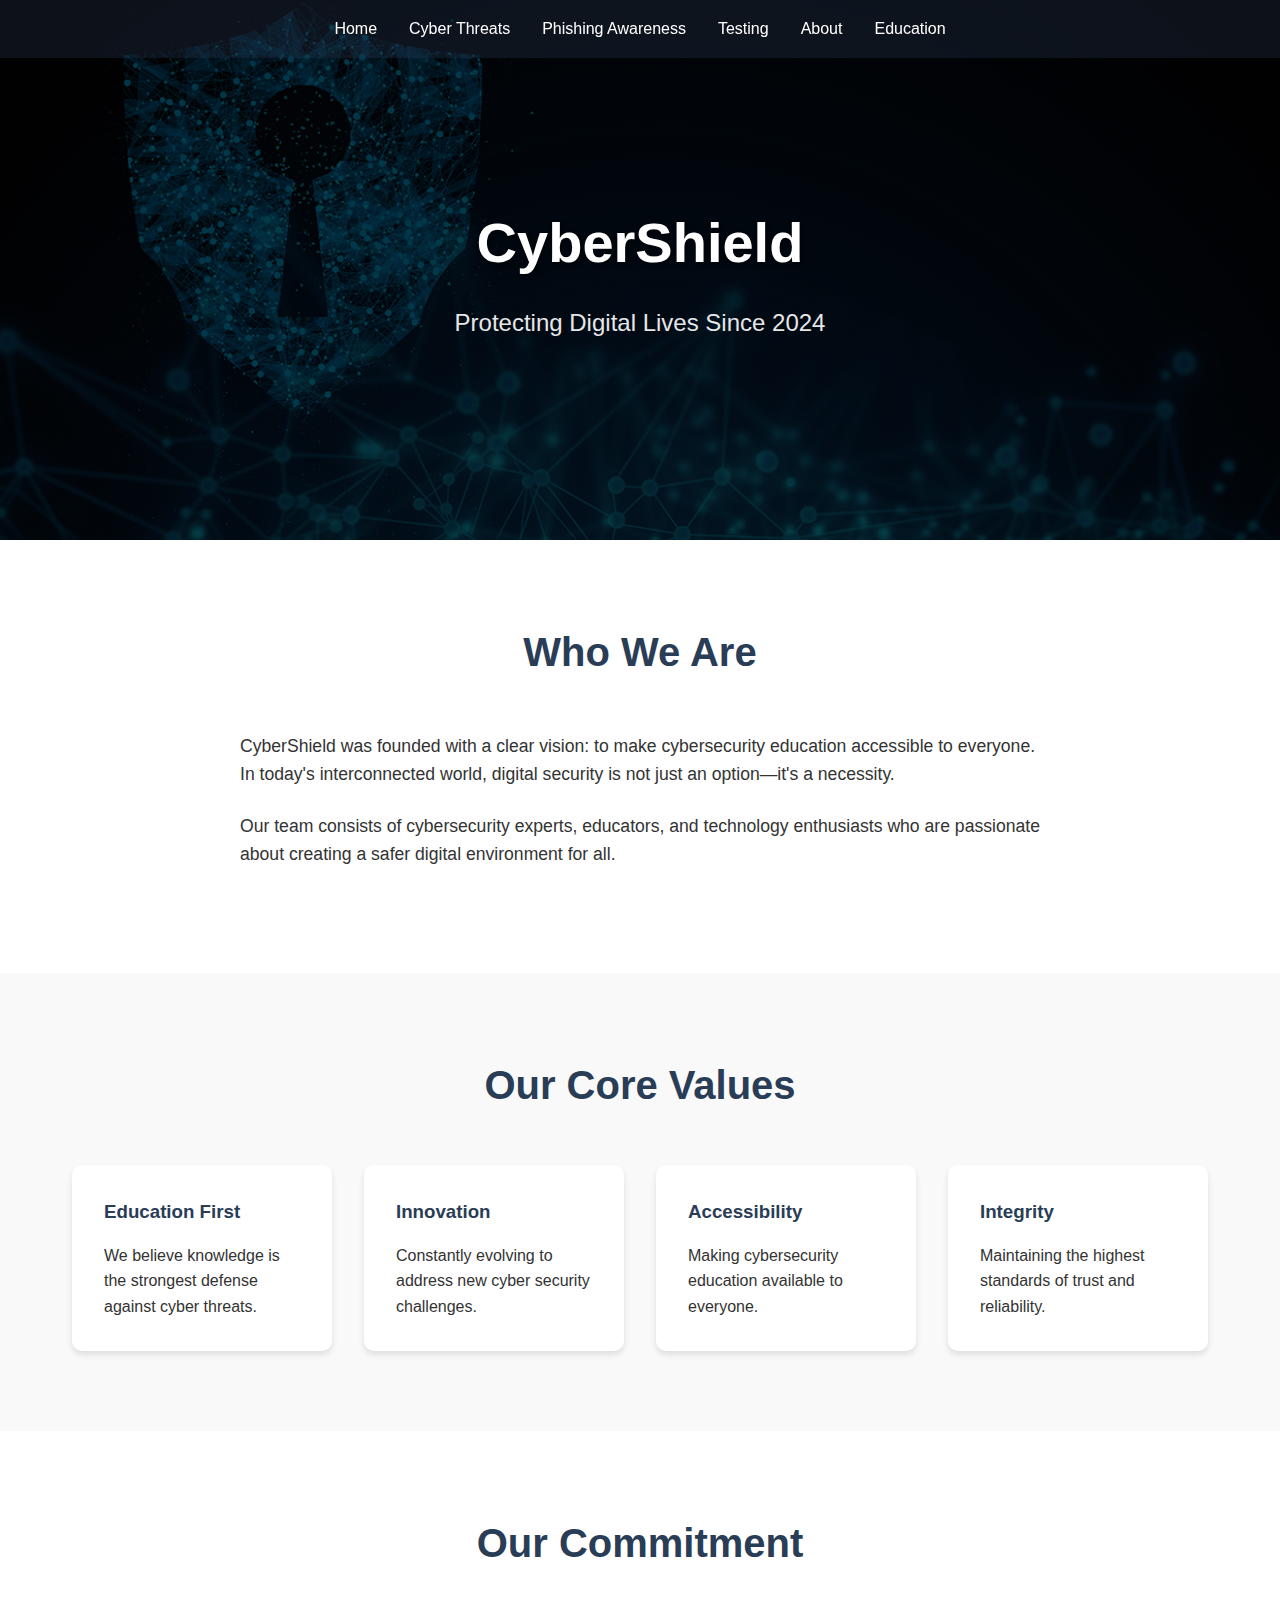
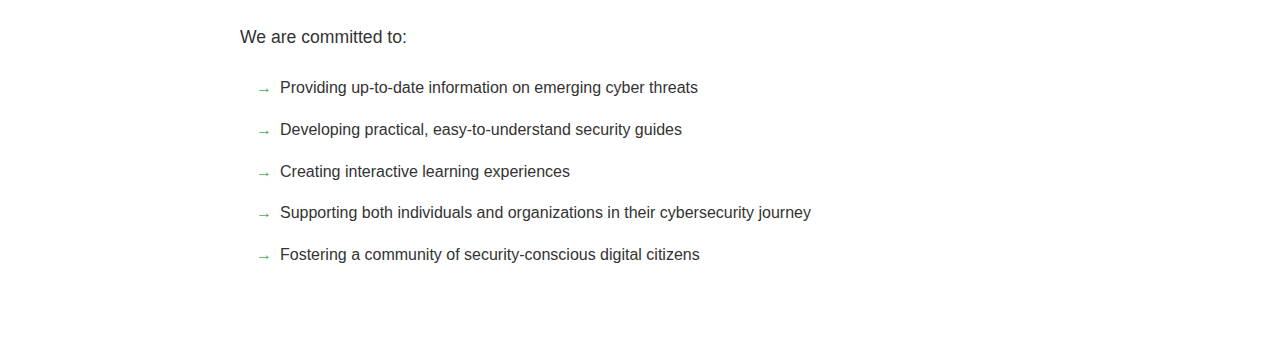
<file: Phishing website/about.html>
<!DOCTYPE html>
<html lang="en">
<head>
    <meta charset="UTF-8">
    <meta name="viewport" content="width=device-width, initial-scale=1.0">
    <title>CyberShield - Our Story & Mission</title>
    <link rel="stylesheet" href="about.css">
</head>
<body>
    <nav>
        <ul>
            <li><a href="Index.html">Home</a></li><!-- <li><a href="home.html">Home</a></li> -->
            <li><a href="home.html">Cyber Threats</a></li>
            <li><a href="phishingAwareness.html">Phishing Awareness</a></li>
            <li><a href="testing.html">Testing</a></li>
            <li><a href="about.html">About</a></li>
            <li><a href="education.html">Education</a></li>
           
        </ul>
    </nav>

    <div class="hero">
        <div class="hero-content">
            <h1>CyberShield</h1>
            <p class="tagline">Protecting Digital Lives Since 2024</p>
        </div>
    </div>

    <main>
        <section class="about-section">
            <div class="container">
                <h2>Who We Are</h2>
                <div class="about-content">
                    <div class="about-text">
                        <p>CyberShield was founded with a clear vision: to make cybersecurity education accessible to everyone. 
                        In today's interconnected world, digital security is not just an option—it's a necessity.</p>
                        
                        <p>Our team consists of cybersecurity experts, educators, and technology enthusiasts who are passionate 
                        about creating a safer digital environment for all.</p>
                    </div>
                </div>
            </div>
        </section>

        <section class="values">
            <div class="container">
                <h2>Our Core Values</h2>
                <div class="values-grid">
                    <div class="value-card">
                        <h3>Education First</h3>
                        <p>We believe knowledge is the strongest defense against cyber threats.</p>
                    </div>
                    <div class="value-card">
                        <h3>Innovation</h3>
                        <p>Constantly evolving to address new cyber security challenges.</p>
                    </div>
                    <div class="value-card">
                        <h3>Accessibility</h3>
                        <p>Making cybersecurity education available to everyone.</p>
                    </div>
                    <div class="value-card">
                        <h3>Integrity</h3>
                        <p>Maintaining the highest standards of trust and reliability.</p>
                    </div>
                </div>
            </div>
        </section>

        <section class="team">
            <div class="container">
                <h2>Our Commitment</h2>
                <div class="commitment-content">
                    <p>We are committed to:</p>
                    <ul>
                        <li>Providing up-to-date information on emerging cyber threats</li>
                        <li>Developing practical, easy-to-understand security guides</li>
                        <li>Creating interactive learning experiences</li>
                        <li>Supporting both individuals and organizations in their cybersecurity journey</li>
                        <li>Fostering a community of security-conscious digital citizens</li>
                    </ul>
                </div>
            </div>
        </section>
    </main>

    <!-- <footer>
        <div class="container">
            <p>&copy; 2024 CyberShield. All rights reserved.</p>
        </div>
    </footer> -->
</body>
</html>
</file>
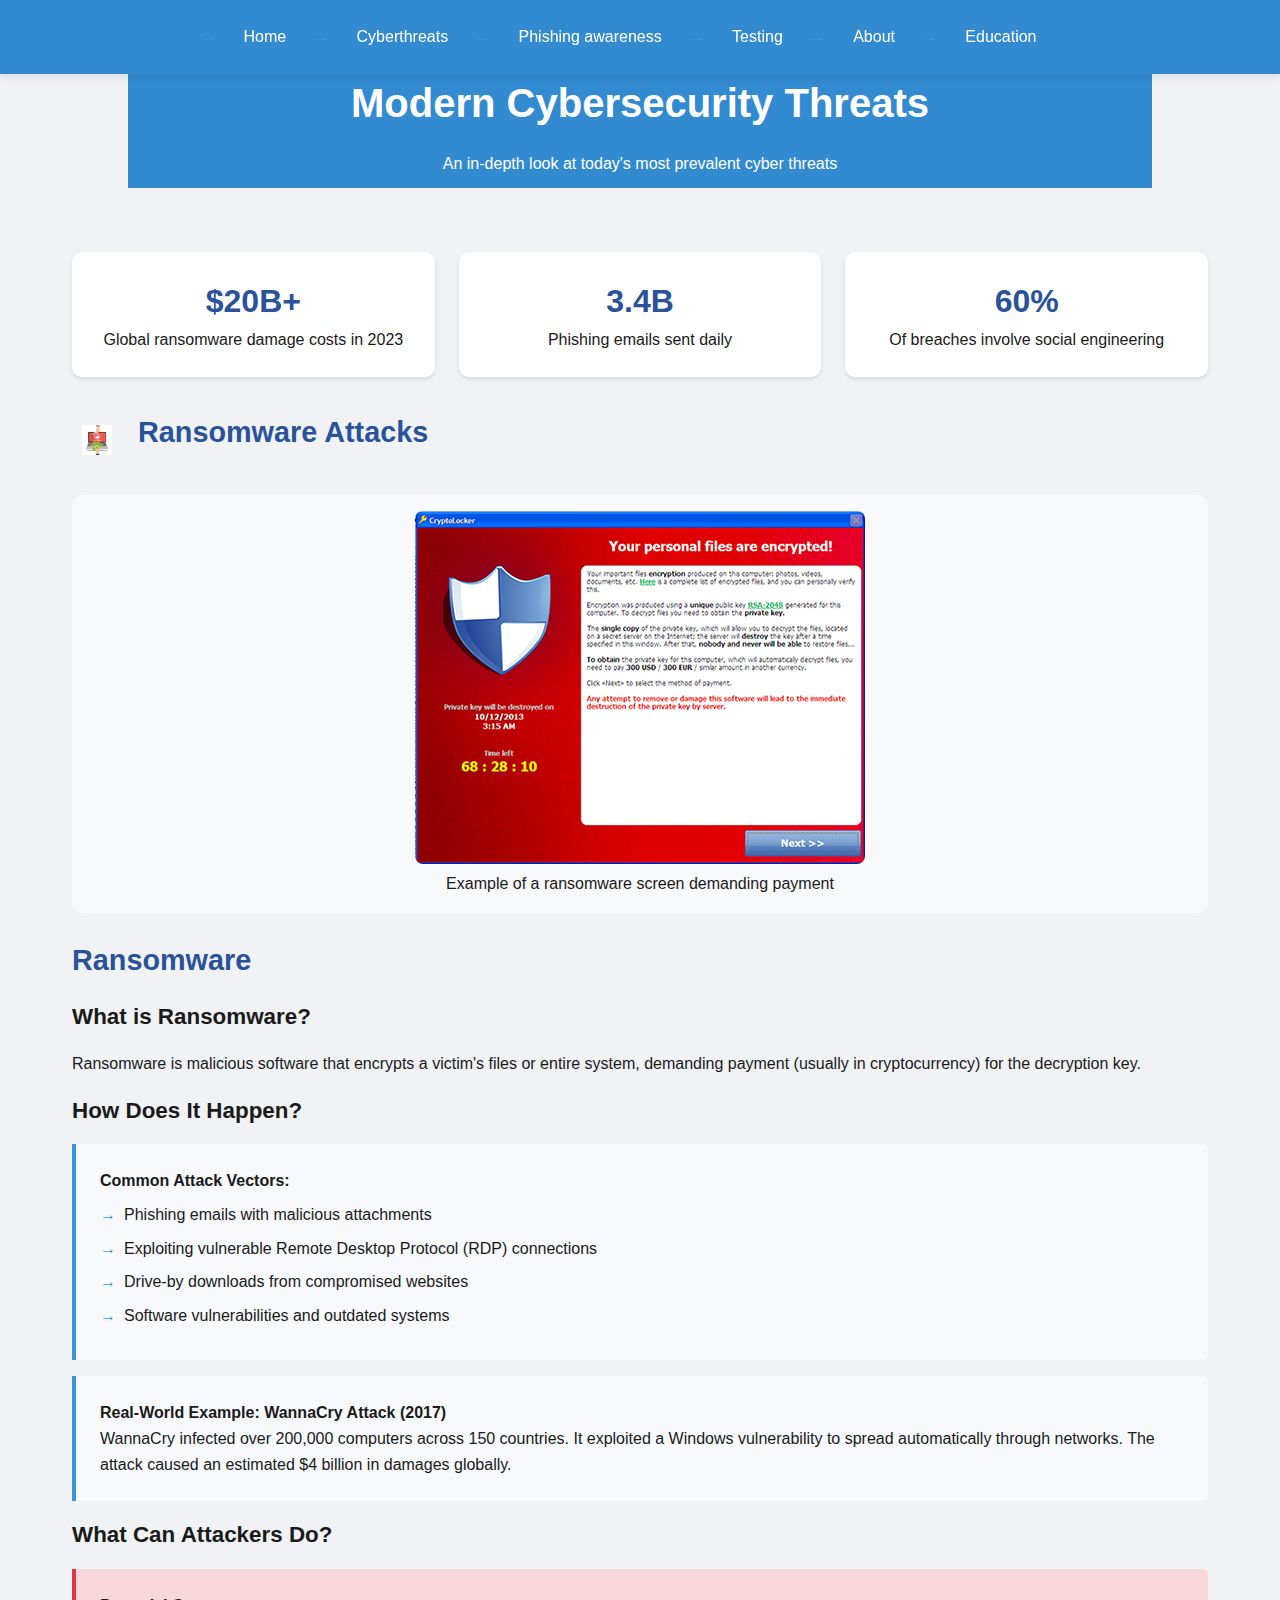
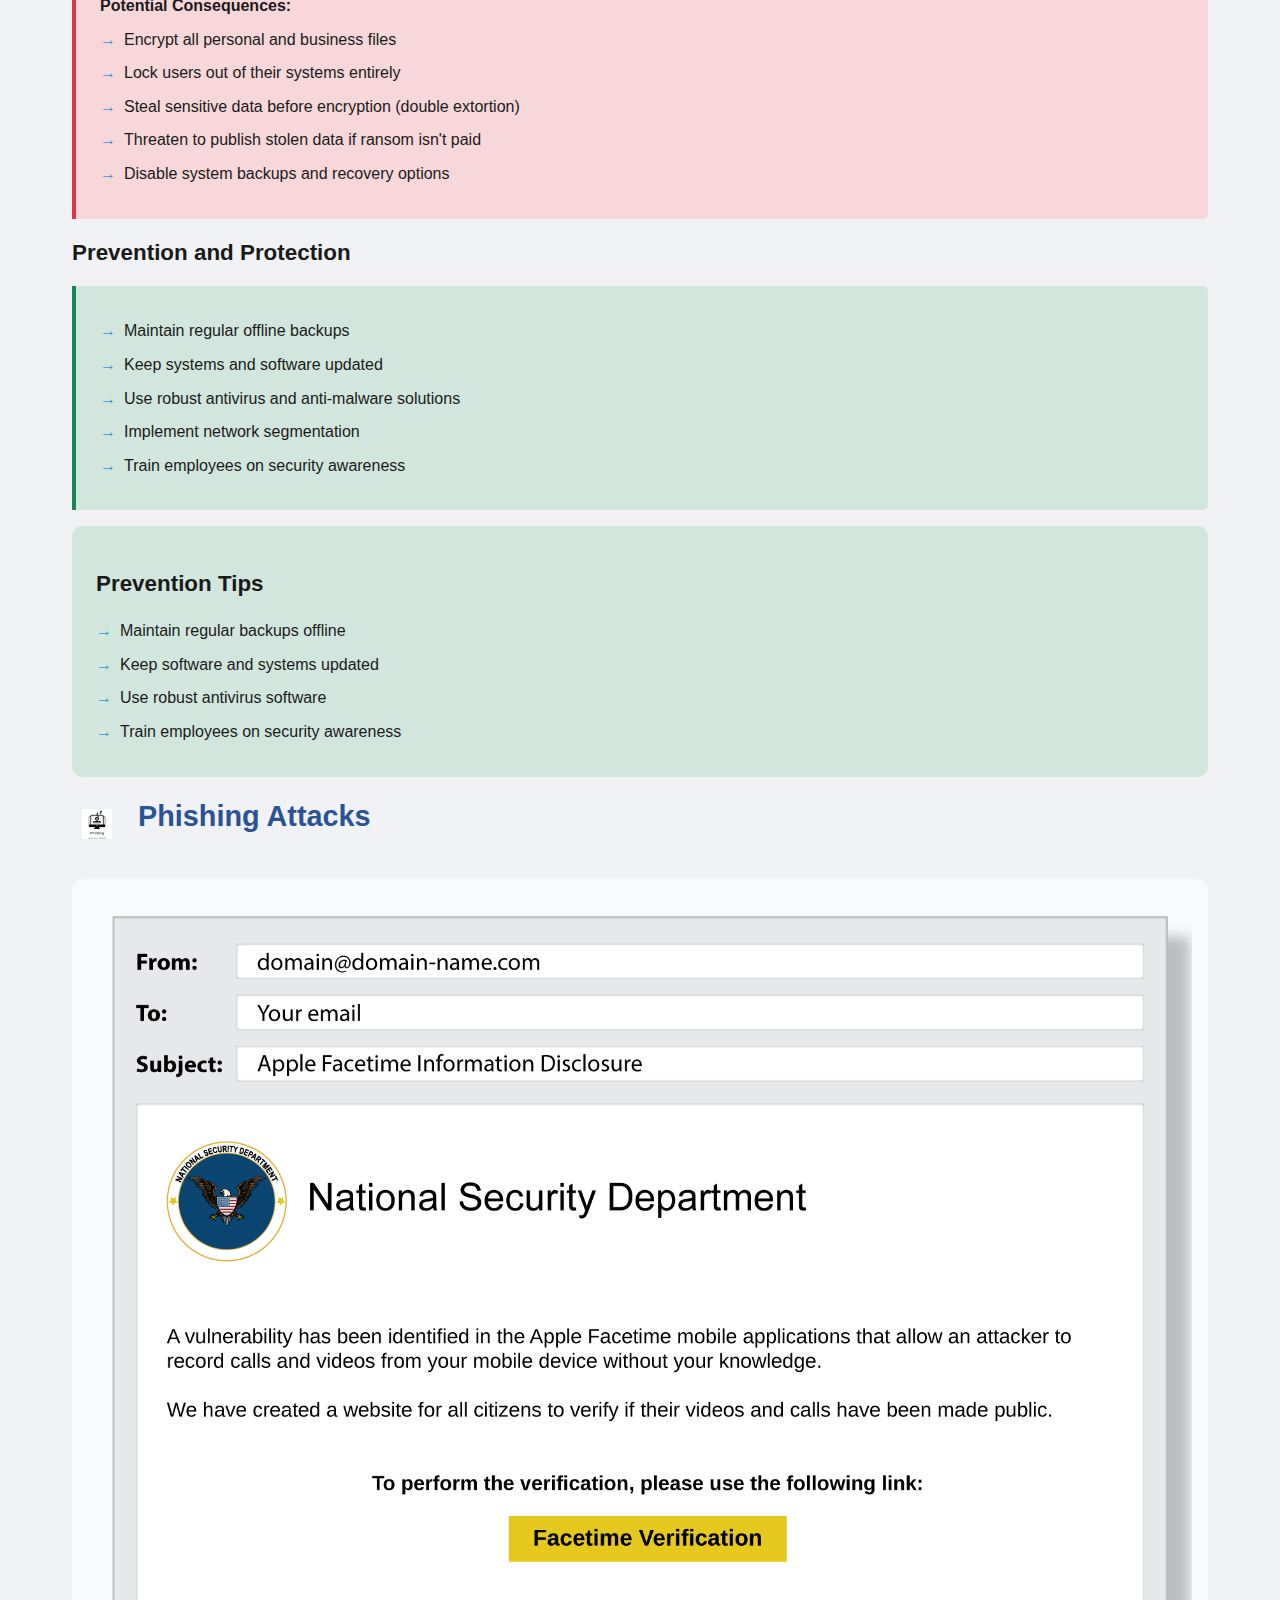
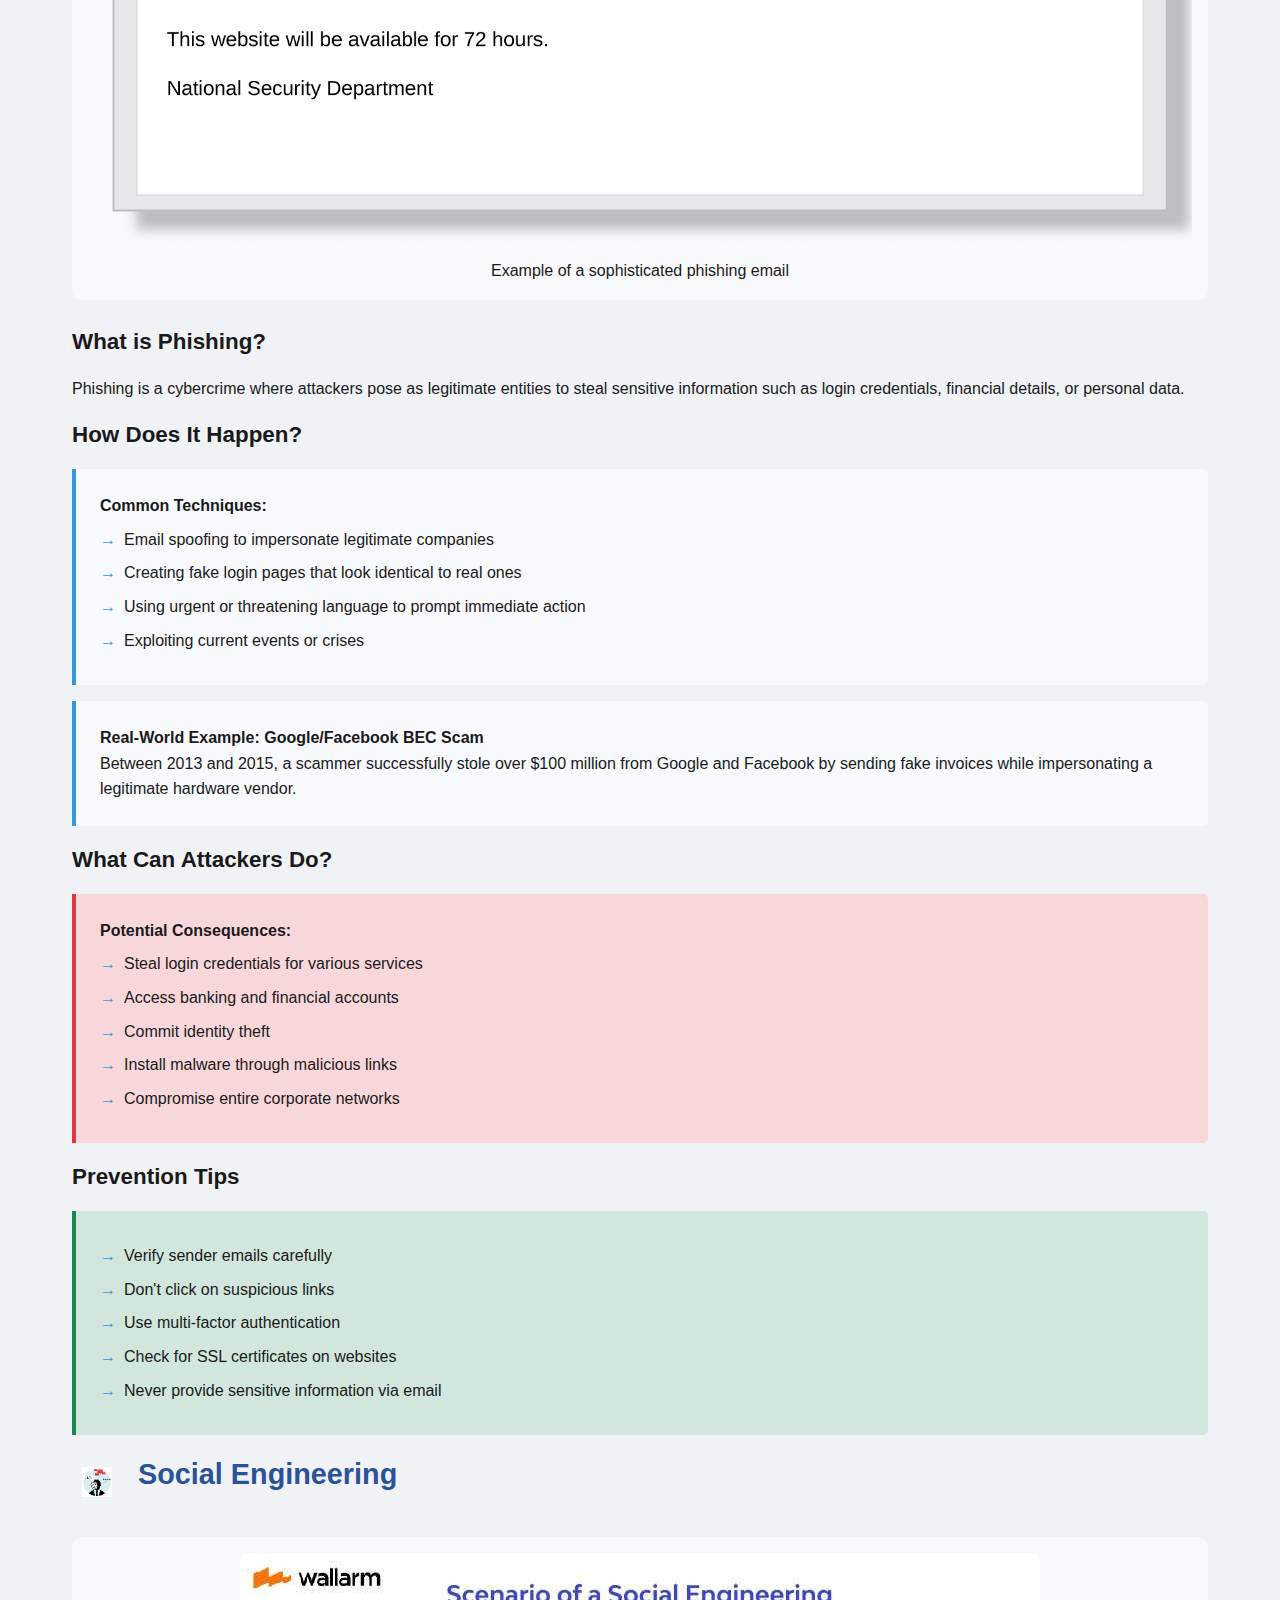
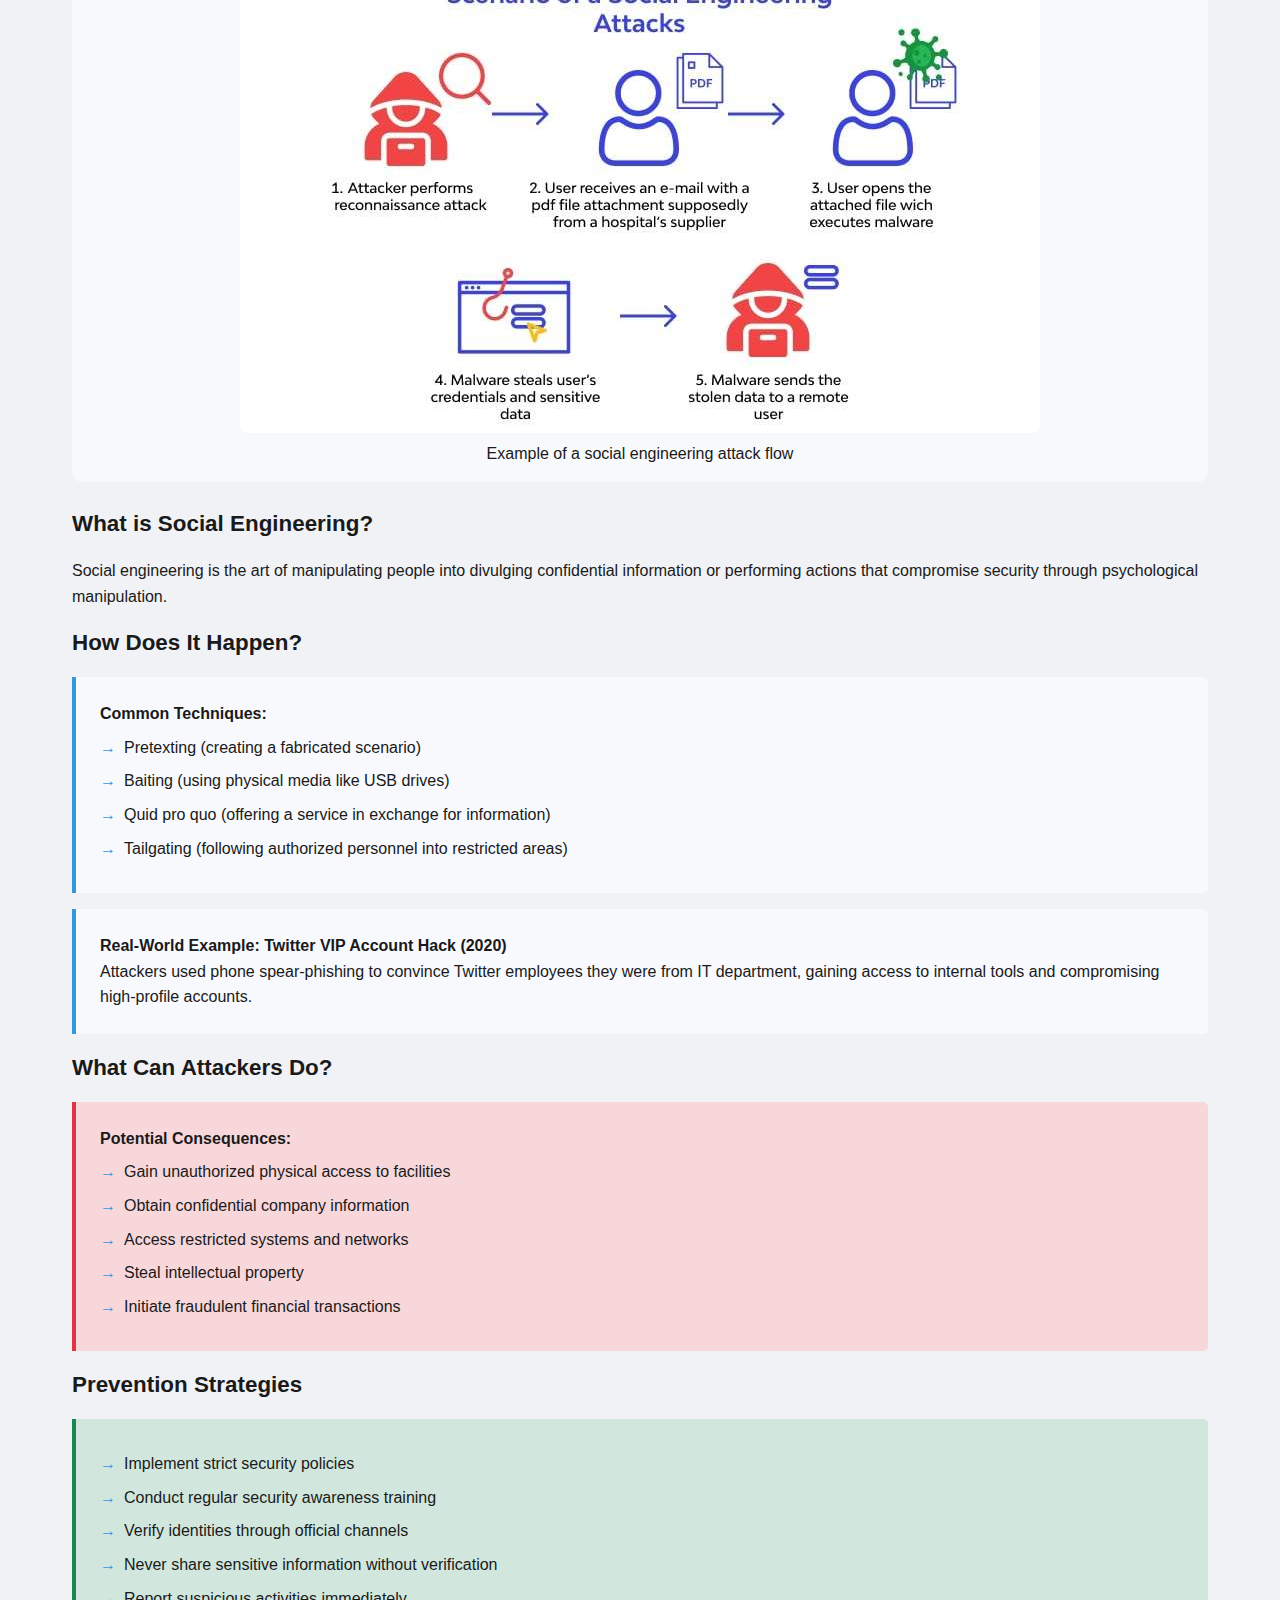
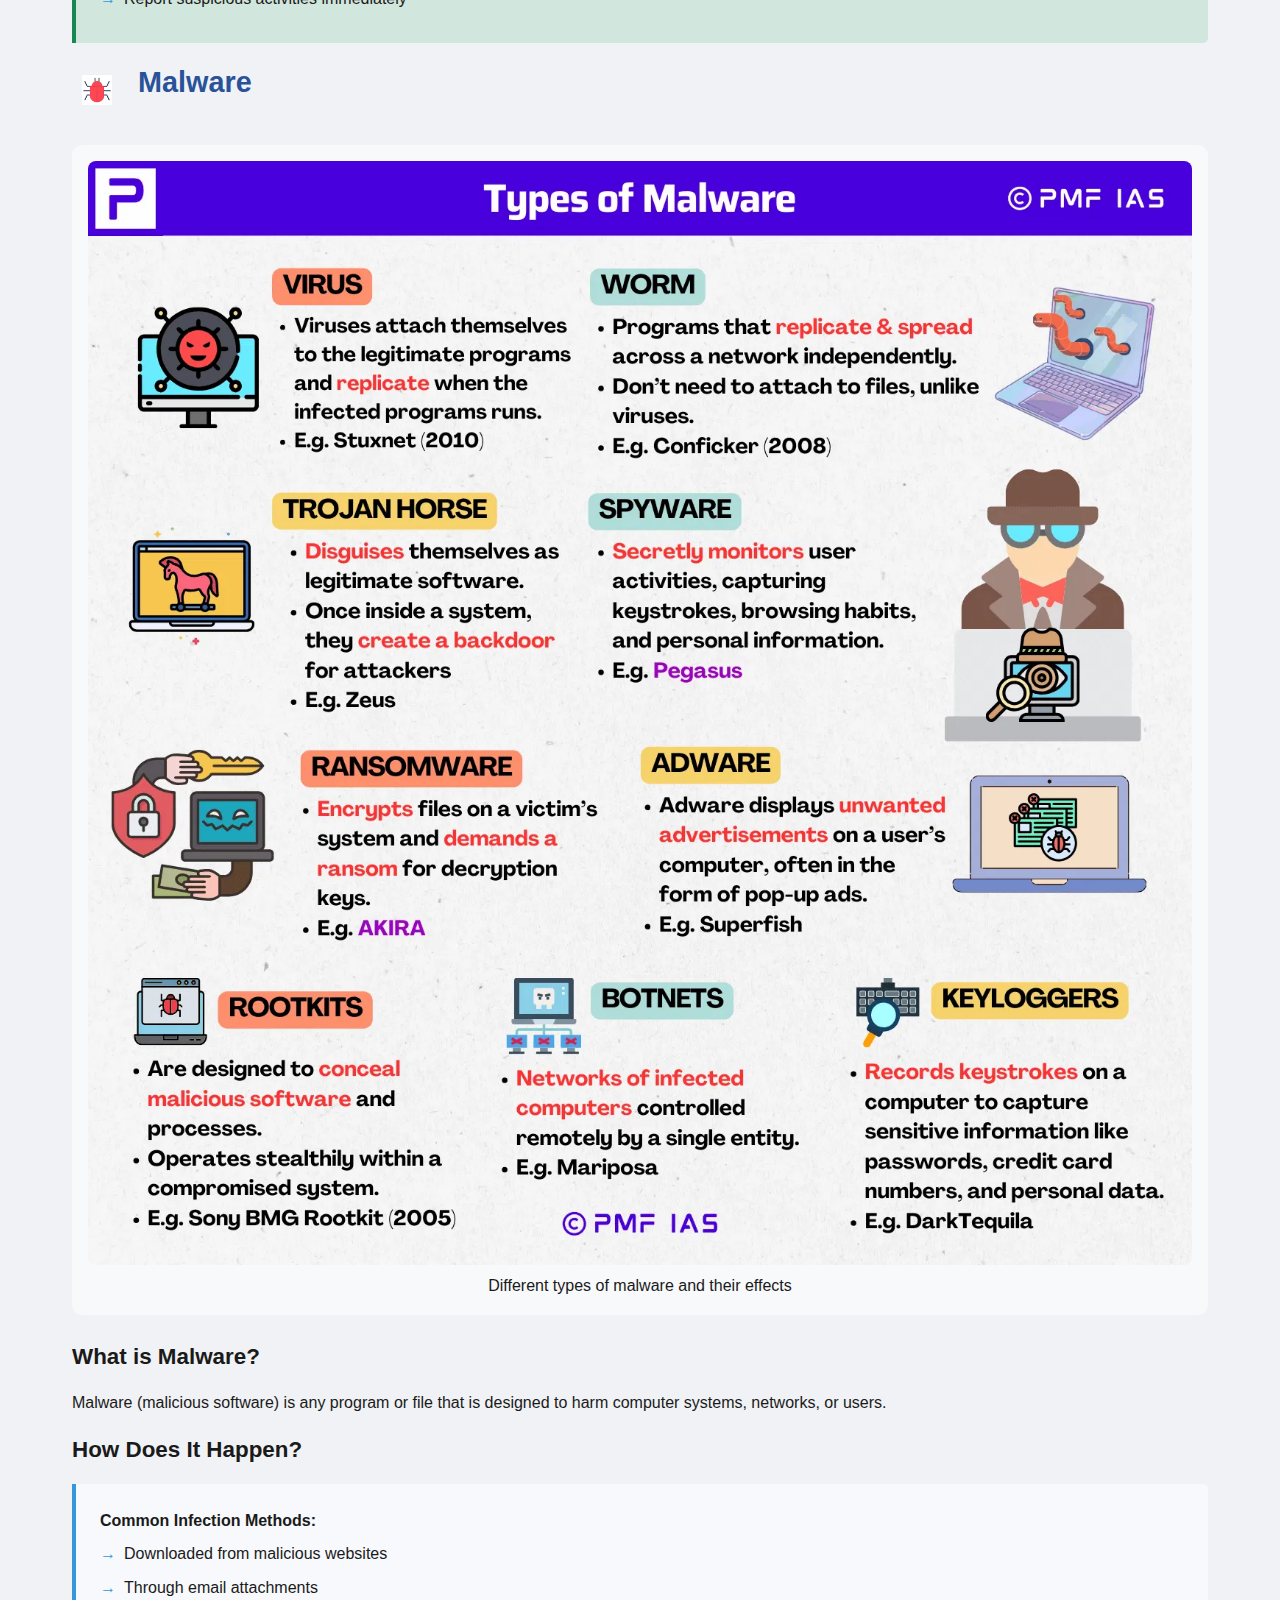
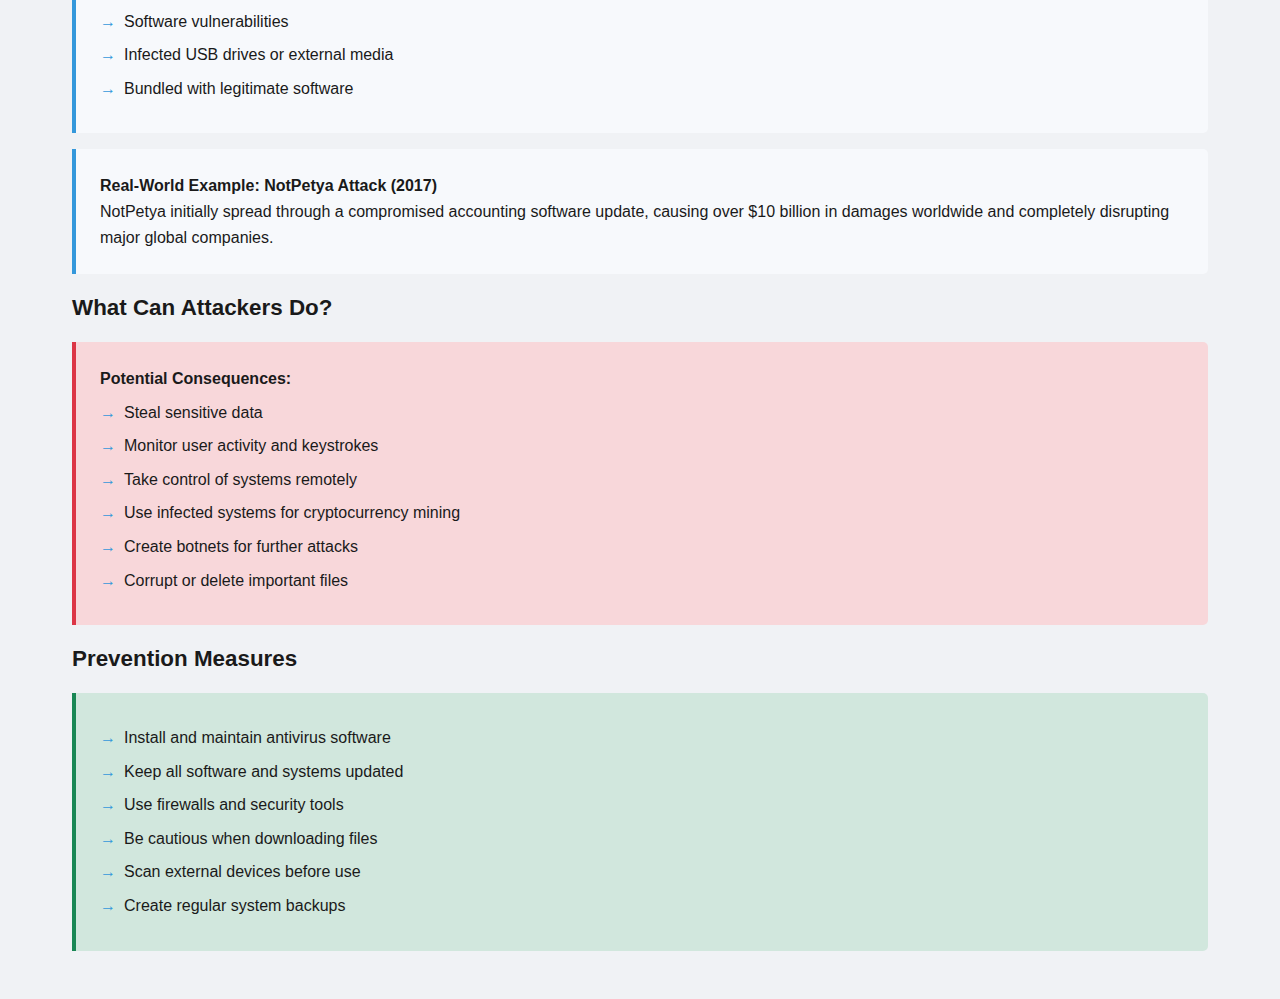
<file: Phishing website/education.html>
<!DOCTYPE html>
<html lang="en">
<head>
    <meta charset="UTF-8">
    <meta name="viewport" content="width=device-width, initial-scale=1.0">
    <link rel="stylesheet" href="education.css">
    <title>CyberShield</title>
</head>
<body>
    <nav>
        <ul>
            <li><a href="Index.html">Home</a></li>
            <li><a href="home.html">Cyberthreats</a></li>
            <li><a href="phishingAwareness.html">Phishing awareness</a></li>
            <li><a href="testing.html">Testing</a></li>
            <li><a href="about.html">About</a></li>
            <li><a href="education.html">Education</a></li>
            
        </ul>
    </nav>
    <header>
        <div class="container">
            <h1>Modern Cybersecurity Threats</h1>
            <p>An in-depth look at today's most prevalent cyber threats</p>
        </div>
    </header>

    <div class="container">
        <div class="stat-grid">
            <div class="stat-box">
                <div class="stat-number">$20B+</div>
                <p>Global ransomware damage costs in 2023</p>
            </div>
            <div class="stat-box">
                <div class="stat-number">3.4B</div>
                <p>Phishing emails sent daily</p>
            </div>
            <div class="stat-box">
                <div class="stat-number">60%</div>
                <p>Of breaches involve social engineering</p>
            </div>
        </div>

        <div id="ransomware1" class="threat-section">
            <div class="threat-header">
                <img src="image/ransomwareicon.png" alt="Ransomware Icon" class="threat-icon">
                <h2>Ransomware Attacks</h2>
            </div>
            
            <div class="image-container">
                <img src="image/ransomwarepic.jpg" alt="Ransomware Attack Example" class="example-image">
                <p>Example of a ransomware screen demanding payment</p>
            </div>

            <div id="ransomware" class="threat-section">
                <h2>Ransomware</h2>
                
                <h3>What is Ransomware?</h3>
                <p>Ransomware is malicious software that encrypts a victim's files or entire system, demanding payment (usually in cryptocurrency) for the decryption key.</p>
    
                <h3>How Does It Happen?</h3>
                <div class="example-box">
                    <h4>Common Attack Vectors:</h4>
                    <ul>
                        <li>Phishing emails with malicious attachments</li>
                        <li>Exploiting vulnerable Remote Desktop Protocol (RDP) connections</li>
                        <li>Drive-by downloads from compromised websites</li>
                        <li>Software vulnerabilities and outdated systems</li>
                    </ul>
                </div>
    
                <div class="example-box">
                    <h4>Real-World Example: WannaCry Attack (2017)</h4>
                    <p>WannaCry infected over 200,000 computers across 150 countries. It exploited a Windows vulnerability to spread automatically through networks. The attack caused an estimated $4 billion in damages globally.</p>
                </div>
    
                <h3>What Can Attackers Do?</h3>
                <div class="impact-box">
                    <h4>Potential Consequences:</h4>
                    <ul>
                        <li>Encrypt all personal and business files</li>
                        <li>Lock users out of their systems entirely</li>
                        <li>Steal sensitive data before encryption (double extortion)</li>
                        <li>Threaten to publish stolen data if ransom isn't paid</li>
                        <li>Disable system backups and recovery options</li>
                    </ul>
                </div>
    
                <h3>Prevention and Protection</h3>
                <div class="prevention-box">
                    <ul>
                        <li>Maintain regular offline backups</li>
                        <li>Keep systems and software updated</li>
                        <li>Use robust antivirus and anti-malware solutions</li>
                        <li>Implement network segmentation</li>
                        <li>Train employees on security awareness</li>
                    </ul>
                </div>
            </div>

            <div class="prevention-tips">
                <h3>Prevention Tips</h3>
                <ul>
                    <li>Maintain regular backups offline</li>
                    <li>Keep software and systems updated</li>
                    <li>Use robust antivirus software</li>
                    <li>Train employees on security awareness</li>
                </ul>
            </div>
        </div>

        <div id="phishing1" class="threat-section">
            <div class="threat-header">
                <img src="image/phishingicon.png" alt="Phishing Icon" class="threat-icon">
                <h2>Phishing Attacks</h2>
            </div>

            <div class="image-container">
                <img src="image/phishingpic.png" alt="Phishing Email Example" class="example-image">
                <p>Example of a sophisticated phishing email</p>
            </div>

            <h3>What is Phishing?</h3>
            <p>Phishing is a cybercrime where attackers pose as legitimate entities to steal sensitive information such as login credentials, financial details, or personal data.</p>

            <h3>How Does It Happen?</h3>
            <div class="example-box">
                <h4>Common Techniques:</h4>
                <ul>
                    <li>Email spoofing to impersonate legitimate companies</li>
                    <li>Creating fake login pages that look identical to real ones</li>
                    <li>Using urgent or threatening language to prompt immediate action</li>
                    <li>Exploiting current events or crises</li>
                </ul>
            </div>

            <div class="example-box">
                <h4>Real-World Example: Google/Facebook BEC Scam</h4>
                <p>Between 2013 and 2015, a scammer successfully stole over $100 million from Google and Facebook by sending fake invoices while impersonating a legitimate hardware vendor.</p>
            </div>

            <h3>What Can Attackers Do?</h3>
            <div class="impact-box">
                <h4>Potential Consequences:</h4>
                <ul>
                    <li>Steal login credentials for various services</li>
                    <li>Access banking and financial accounts</li>
                    <li>Commit identity theft</li>
                    <li>Install malware through malicious links</li>
                    <li>Compromise entire corporate networks</li>
                </ul>
            </div>

            <h3>Prevention Tips</h3>
            <div class="prevention-box">
                <ul>
                    <li>Verify sender emails carefully</li>
                    <li>Don't click on suspicious links</li>
                    <li>Use multi-factor authentication</li>
                    <li>Check for SSL certificates on websites</li>
                    <li>Never provide sensitive information via email</li>
                </ul>
            </div>
        </div>

        <div id="social-engineering1" class="threat-section">
            <div class="threat-header">
                <img src="image/social engineeringicon.png" alt="Social Engineering Icon" class="threat-icon">
                <h2>Social Engineering</h2>
            </div>

            <div class="image-container">
                <img src="image/social engineeringpic.jpeg" alt="Social Engineering Example" class="example-image">
                <p>Example of a social engineering attack flow</p>
            </div>

            <h3>What is Social Engineering?</h3>
            <p>Social engineering is the art of manipulating people into divulging confidential information or performing actions that compromise security through psychological manipulation.</p>

            <h3>How Does It Happen?</h3>
            <div class="example-box">
                <h4>Common Techniques:</h4>
                <ul>
                    <li>Pretexting (creating a fabricated scenario)</li>
                    <li>Baiting (using physical media like USB drives)</li>
                    <li>Quid pro quo (offering a service in exchange for information)</li>
                    <li>Tailgating (following authorized personnel into restricted areas)</li>
                </ul>
            </div>

            <div class="example-box">
                <h4>Real-World Example: Twitter VIP Account Hack (2020)</h4>
                <p>Attackers used phone spear-phishing to convince Twitter employees they were from IT department, gaining access to internal tools and compromising high-profile accounts.</p>
            </div>

            <h3>What Can Attackers Do?</h3>
            <div class="impact-box">
                <h4>Potential Consequences:</h4>
                <ul>
                    <li>Gain unauthorized physical access to facilities</li>
                    <li>Obtain confidential company information</li>
                    <li>Access restricted systems and networks</li>
                    <li>Steal intellectual property</li>
                    <li>Initiate fraudulent financial transactions</li>
                </ul>
            </div>

            <h3>Prevention Strategies</h3>
            <div class="prevention-box">
                <ul>
                    <li>Implement strict security policies</li>
                    <li>Conduct regular security awareness training</li>
                    <li>Verify identities through official channels</li>
                    <li>Never share sensitive information without verification</li>
                    <li>Report suspicious activities immediately</li>
                </ul>
            </div>
        </div>

        <div id="malware1" class="threat-section">
            <div class="threat-header">
                <img src="image/malwareicon.png" alt="Malware Icon" class="threat-icon">
                <h2>Malware</h2>
            </div>

            <div class="image-container">
                <img src="image/malwarepic.webp" alt="Types of Malware" class="example-image">
                <p>Different types of malware and their effects</p>
            </div>

            <h3>What is Malware?</h3>
            <p>Malware (malicious software) is any program or file that is designed to harm computer systems, networks, or users.</p>

            <h3>How Does It Happen?</h3>
            <div class="example-box">
                <h4>Common Infection Methods:</h4>
                <ul>
                    <li>Downloaded from malicious websites</li>
                    <li>Through email attachments</li>
                    <li>Software vulnerabilities</li>
                    <li>Infected USB drives or external media</li>
                    <li>Bundled with legitimate software</li>
                </ul>
            </div>

            <div class="example-box">
                <h4>Real-World Example: NotPetya Attack (2017)</h4>
                <p>NotPetya initially spread through a compromised accounting software update, causing over $10 billion in damages worldwide and completely disrupting major global companies.</p>
            </div>

            <h3>What Can Attackers Do?</h3>
            <div class="impact-box">
                <h4>Potential Consequences:</h4>
                <ul>
                    <li>Steal sensitive data</li>
                    <li>Monitor user activity and keystrokes</li>
                    <li>Take control of systems remotely</li>
                    <li>Use infected systems for cryptocurrency mining</li>
                    <li>Create botnets for further attacks</li>
                    <li>Corrupt or delete important files</li>
                </ul>
            </div>

            <h3>Prevention Measures</h3>
            <div class="prevention-box">
                <ul>
                    <li>Install and maintain antivirus software</li>
                    <li>Keep all software and systems updated</li>
                    <li>Use firewalls and security tools</li>
                    <li>Be cautious when downloading files</li>
                    <li>Scan external devices before use</li>
                    <li>Create regular system backups</li>
                </ul>
            </div>
        </div>
    </div>
</body>
</html>
</file>
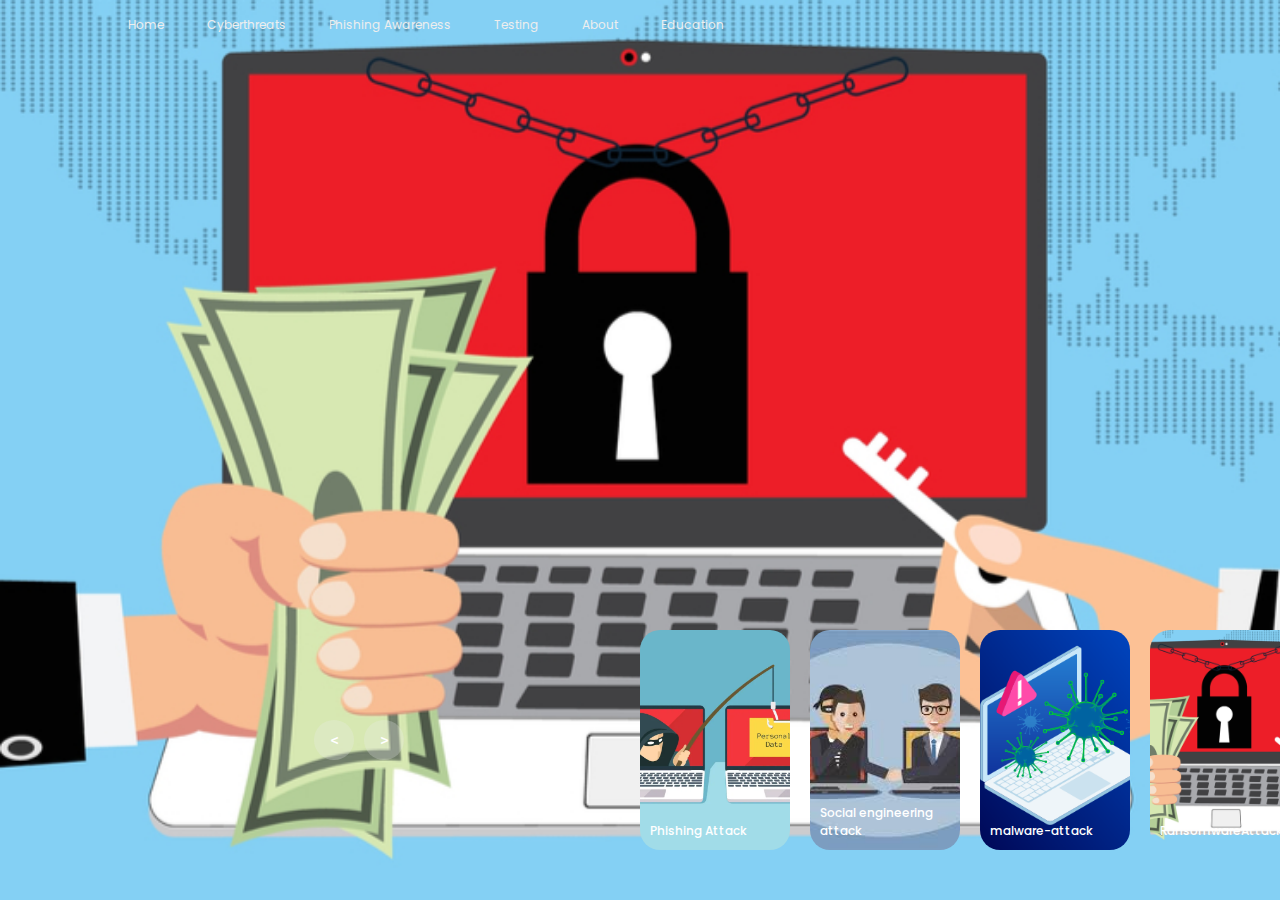
<file: Phishing website/home.html>
<!DOCTYPE html> <!-- Declares the document type as HTML5 -->
<html lang="en"> <!-- Opens the HTML tag and specifies the language as English -->
<head> <!-- Starts the head section of the document -->
    <meta charset="UTF-8"> <!-- Specifies the character encoding as UTF-8 -->
    <meta name="viewport" content="width=device-width, initial-scale=1.0"> <!-- Ensures proper scaling and responsiveness on mobile devices -->
    <title>cyberthreats</title> <!-- Sets the title of the webpage (appears in the browser tab) -->
    <link rel="stylesheet" href="style.css"> <!-- Links the external stylesheet for styling the page -->
</head> <!-- Closes the head section -->
<body> <!-- Starts the body section of the document, where the visible content will go -->
    <header> <!-- Defines the header section of the webpage -->
        <nav> <!-- Creates a navigation section -->
            <a href="Index.html">Home</a> 
            <a href="home.html">Cyberthreats</a> <!-- Creates a link to index page/cyberthreats -->
            <a href="phishingAwareness.html">Phishing Awareness</a> <!-- Creates an empty link for the Phishing Awareness page (link not set yet) -->
            <a href="testing.html">Testing</a> <!-- Creates a link to the testing page -->
            <a href="about.html">About</a> <!-- Creates a link to the about page -->
            <a href="education.html">Education</a>
         <!-- Creates a link to the education page -->
        </nav> <!-- Closes the navigation section -->
    </header> <!-- Closes the header section --><!-- Closes the header section -->

<div class="Ransomware"> <!-- Starts the ransonware container -->
    <!-- list item --> <!-- This section contains the main items for the ransonware -->
    <div class="list"> <!-- Starts the list container that holds the ransonware items -->
        <div class="item"> <!-- Defines a single item in the carousel -->
            <img src="image/RansomwareAttack.jpg"> <!-- Displays the image for the first carousel item -->
            <div class="content"> <!-- Container for content related to the Ransomware Attack item -->
                <div class="title">💻🔒 RANSOMWARE ATTACK</div> <!-- Title for the item -->
                <div class="topic">cyberthreats</div> <!-- Topic/category of the ransomware item -->
                <div class="des"> <!-- Description of the item -->
                    <p><strong>Ransomware</strong> is a type of malicious software that <strong>locks or encrypts</strong> your files, rendering them unusable.
                    The attacker then demands a ransom, usually in cryptocurrency, in exchange for the decryption key to unlock the files.</p> 
                </div>
                <div class="buttons"> <!-- Button container for the item -->
                    <a href="education.html#ransomware1"> <!-- Wrap the button in an anchor tag --> <!-- (add the id of specific topic to replaxe the home.html)-->
                        <button>SEE MORE</button> <!-- "See more" button for the item -->
                    </a>
                </div>                
            </div>
        </div>
        <!-- Repeating the structure for additional carousel items -->
        <div class="item">
            <img src="image/phishing.webp">
            <div class="content">
                <div class="title"><span style="color: red;">🎣🚨 PHISHING ATTACK</span></div>
                <div class="topic">Cyber Threats</div>
                <div class="des">
                <span style="color: white;"><p><strong>Phishing</strong> tricks you into giving up passwords, credit card info, and more. Fraudulent emails and websites look legit—stay cautious!</p>
            </div>
            <div class="buttons"> <!-- Button container for the item -->
                <a href="education.html#phishing1"> <!-- Wrap the button in an anchor tag --> <!-- (add the id of specific topic to replaxe the home.html)-->
                    <button>SEE MORE</button> <!-- "See more" button for the item -->
                </a>>
            </div>    
            </div>
        </div>
        <div class="item">
            <img src="image/social engineering.jpg">
            <div class="content">
                <div class="title">Social Engineering Attack 🧠🎭</div>
                <div class="topic">cyberthreats</div>
                <div class="des">
                    <span style="color: white"><p><strong>Social engineering</strong> uses manipulation to get you to share confidential info. A hacker might pose as a 
                        <strong>colleague</strong> or <strong>authority</strong> to exploit your trust and steal sensitive details.</p></span>
                </div>
                <div class="buttons"> <!-- Button container for the item -->
                <a href="education.html#social-engineering1"> <!-- Wrap the button in an anchor tag --> <!-- (add the id of specific topic to replaxe the home.html)-->
                    <button>SEE MORE</button> <!-- "See more" button for the item -->
                </a>
                </div>
            </div>
        </div>
        <div class="item">
            <img src="image/malware-attack.png">
            <div class="content">
                <div class="title">MALWARE ATTACK 🦠⚠️</div>
                <div class="topic">cyberthreats</div>
                <div class="des">
                    <p><strong>Malware</strong> is harmful software that infects your device, stealing data or damaging systems. It can spread through 
                        infected <strong>downloads</strong> or malicious websites, silently taking control of your device.</p>
                </div>
                <div class="buttons"> <!-- Button container for the item -->
                <a href="education.html#malware1"> <!-- Wrap the button in an anchor tag --> <!-- (add the id of specific topic to replaxe the home.html)-->
                    <button>SEE MORE</button> <!-- "See more" button for the item -->
                </a>
                </div>
            </div>
        </div>
    </div> <!-- Closes the list container for the carousel -->
    
    <!-- list thumbnail --> <!-- This section contains the thumbnail items for the carousel -->
    <div class="thumbnail"> <!-- Starts the thumbnail container -->
        <div class="item"> <!-- Defines a single thumbnail item -->
            <img src="image/RansomwareAttack.jpg"> <!-- Displays the image for the thumbnail -->
            <div class="content"> <!-- Container for content related to the thumbnail -->
                <div class="title">RansomwareAttack</div> <!-- Title for the thumbnail -->
            </div>
        </div>
        <div class="item"> <!-- Repeating the structure for other thumbnail items -->
            <img src="image/phishing.webp">
            <div class="content">
                <div class="title">Phishing Attack</div>
            </div>
        </div>
        <div class="item">
            <img src="image/social engineering.jpg">
            <div class="content">
                <div class="title">Social engineering attack</div>
            </div>
        </div>
        <div class="item">
            <img src="image/malware-attack.png">
            <div class="content">
                <div class="title">malware-attack</div>
            </div>
        </div>
    </div> <!-- Closes the thumbnail container -->
</div> <!-- Closes the ransomware container -->

        <!-- next prev -->

        <div class="arrows">
            <button id="prev"><</button>
            <button id="next">></button>
        </div>
        <!-- time running -->
        <div class="time"></div>
    </div>

    <script src="app.js"></script>
</body>
</html>
</file>
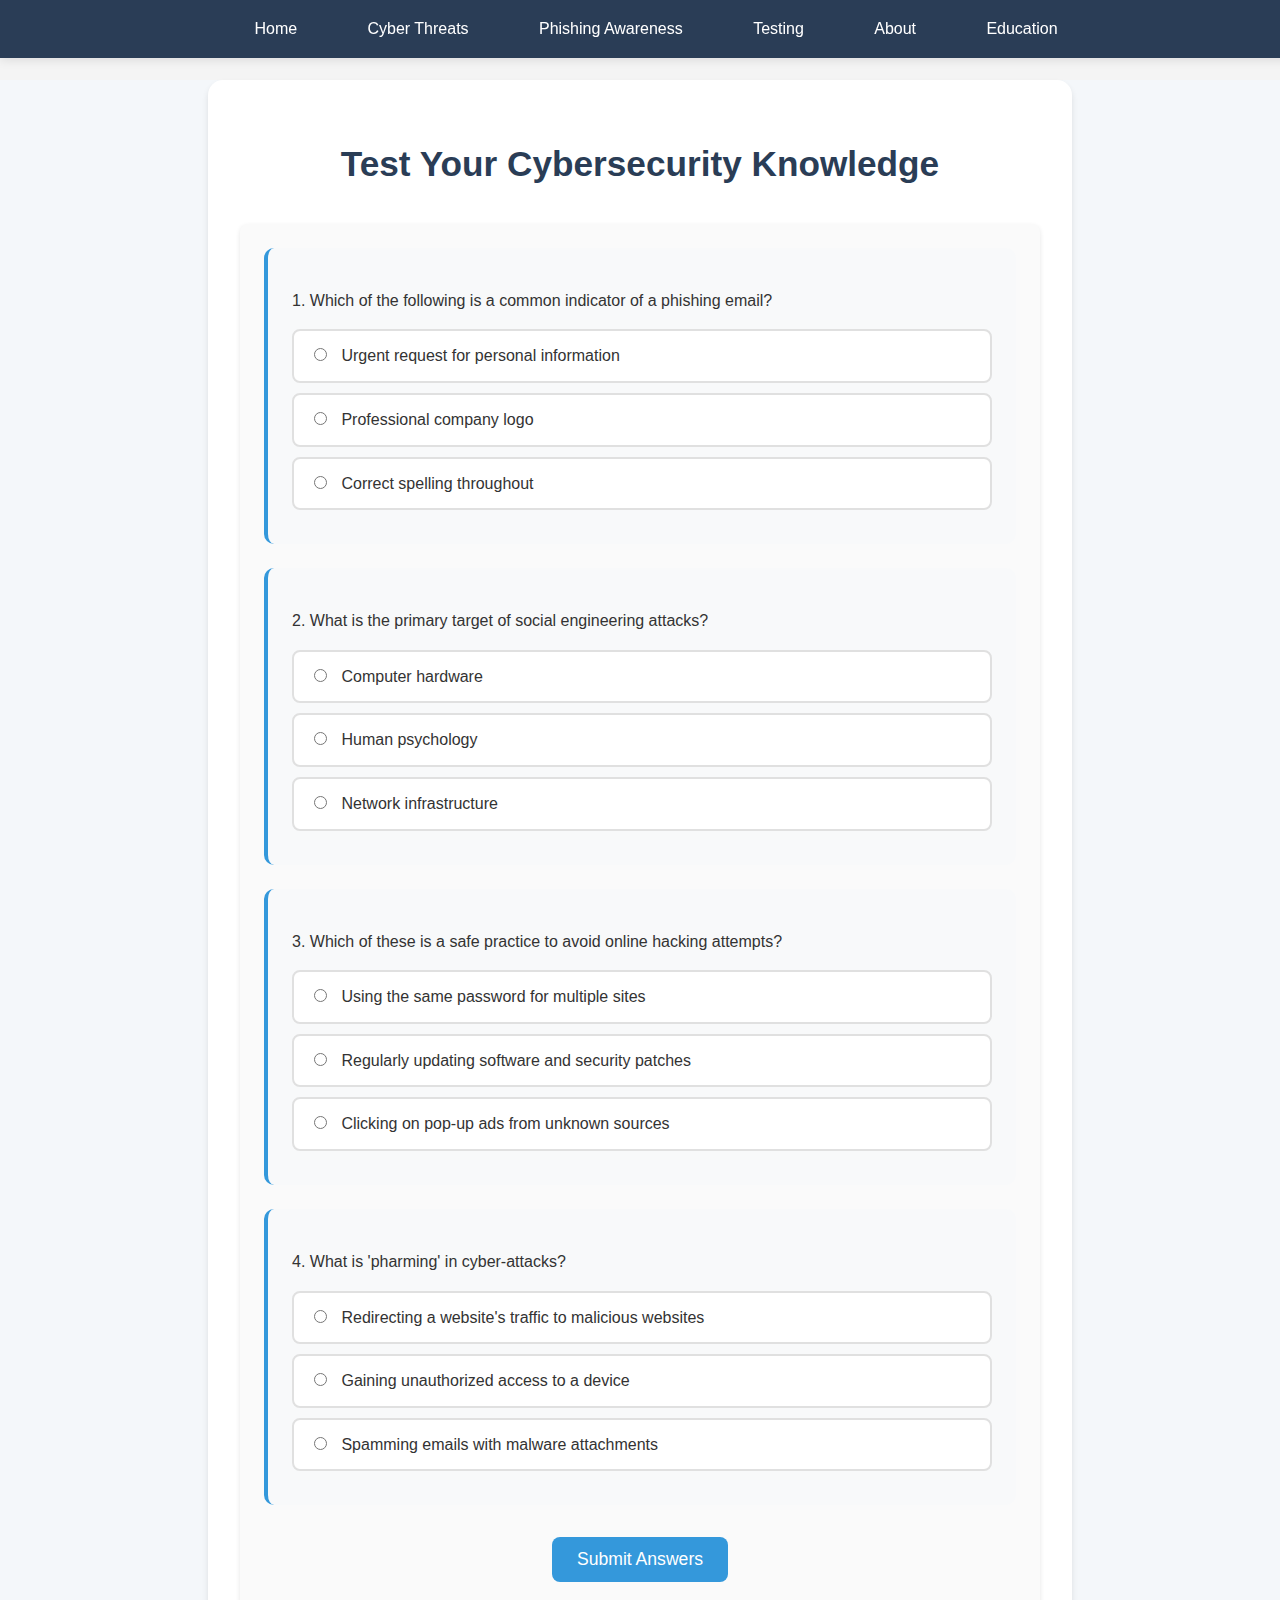
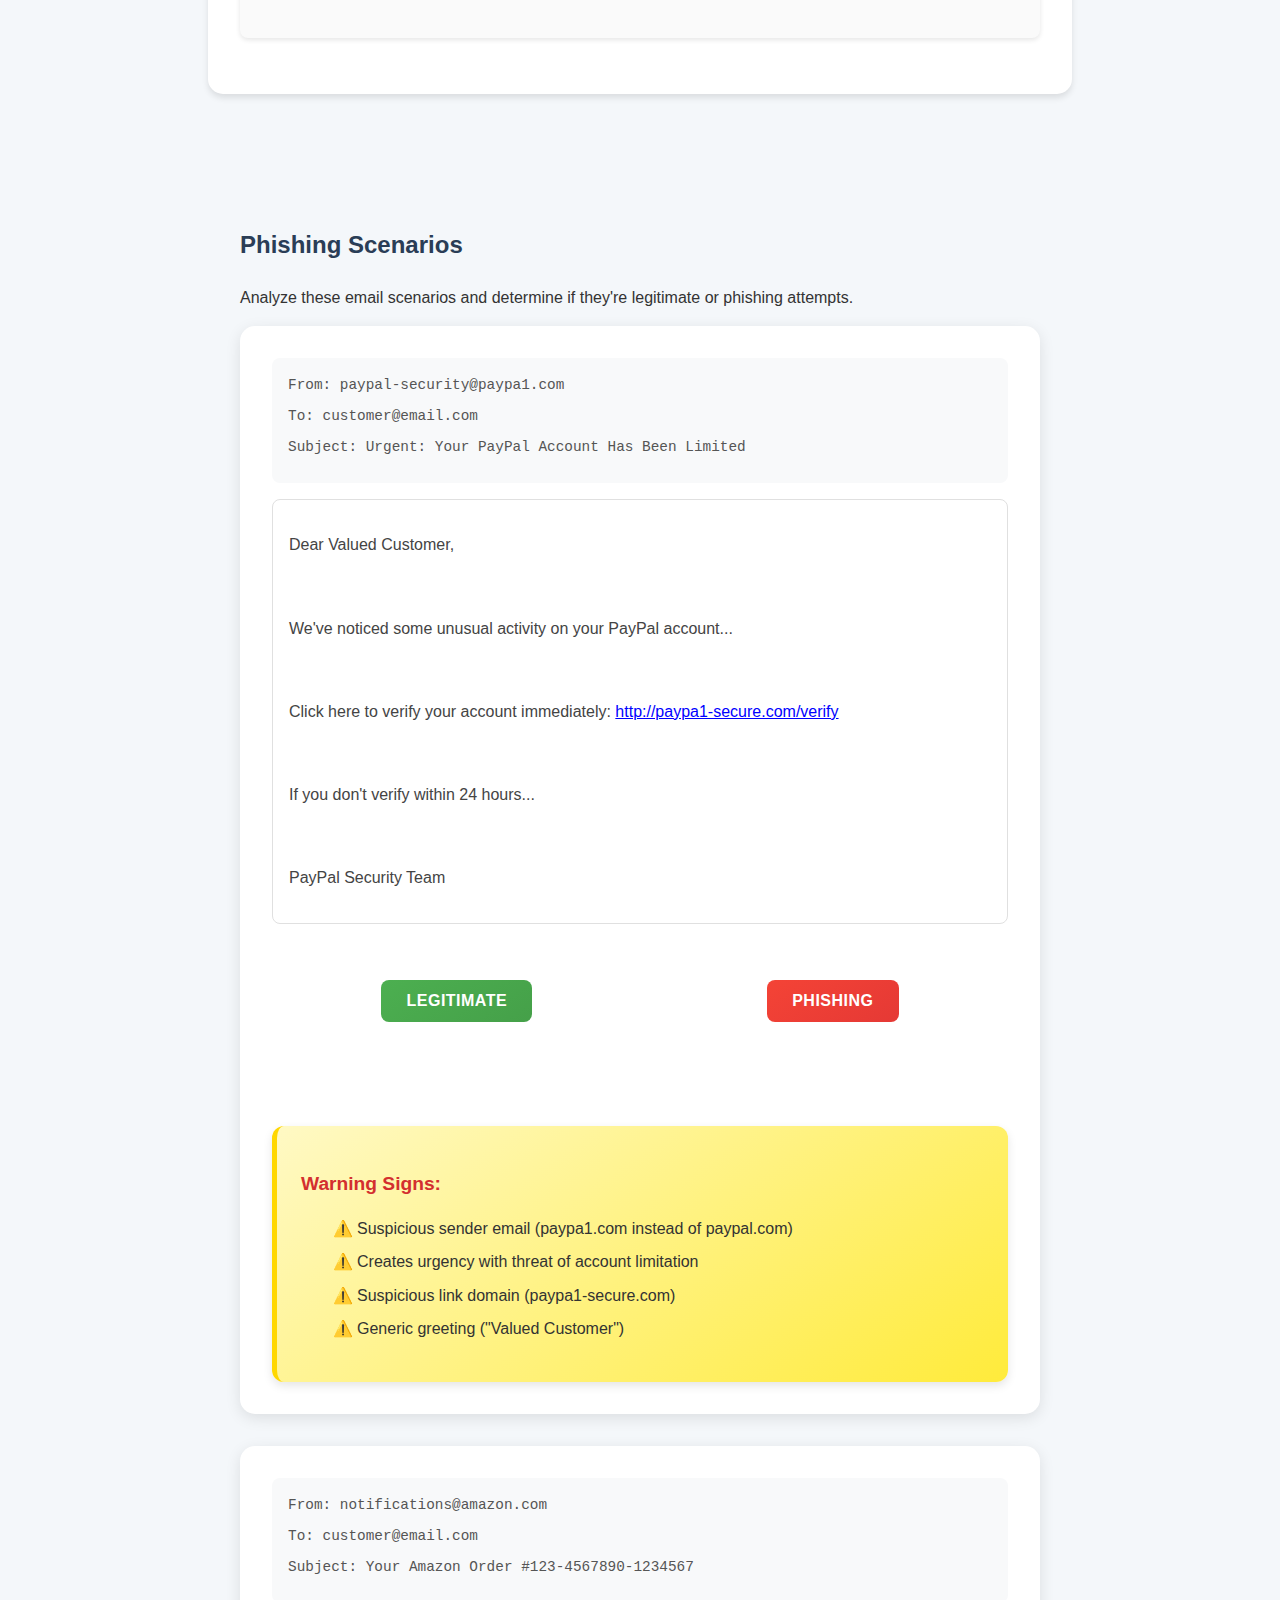
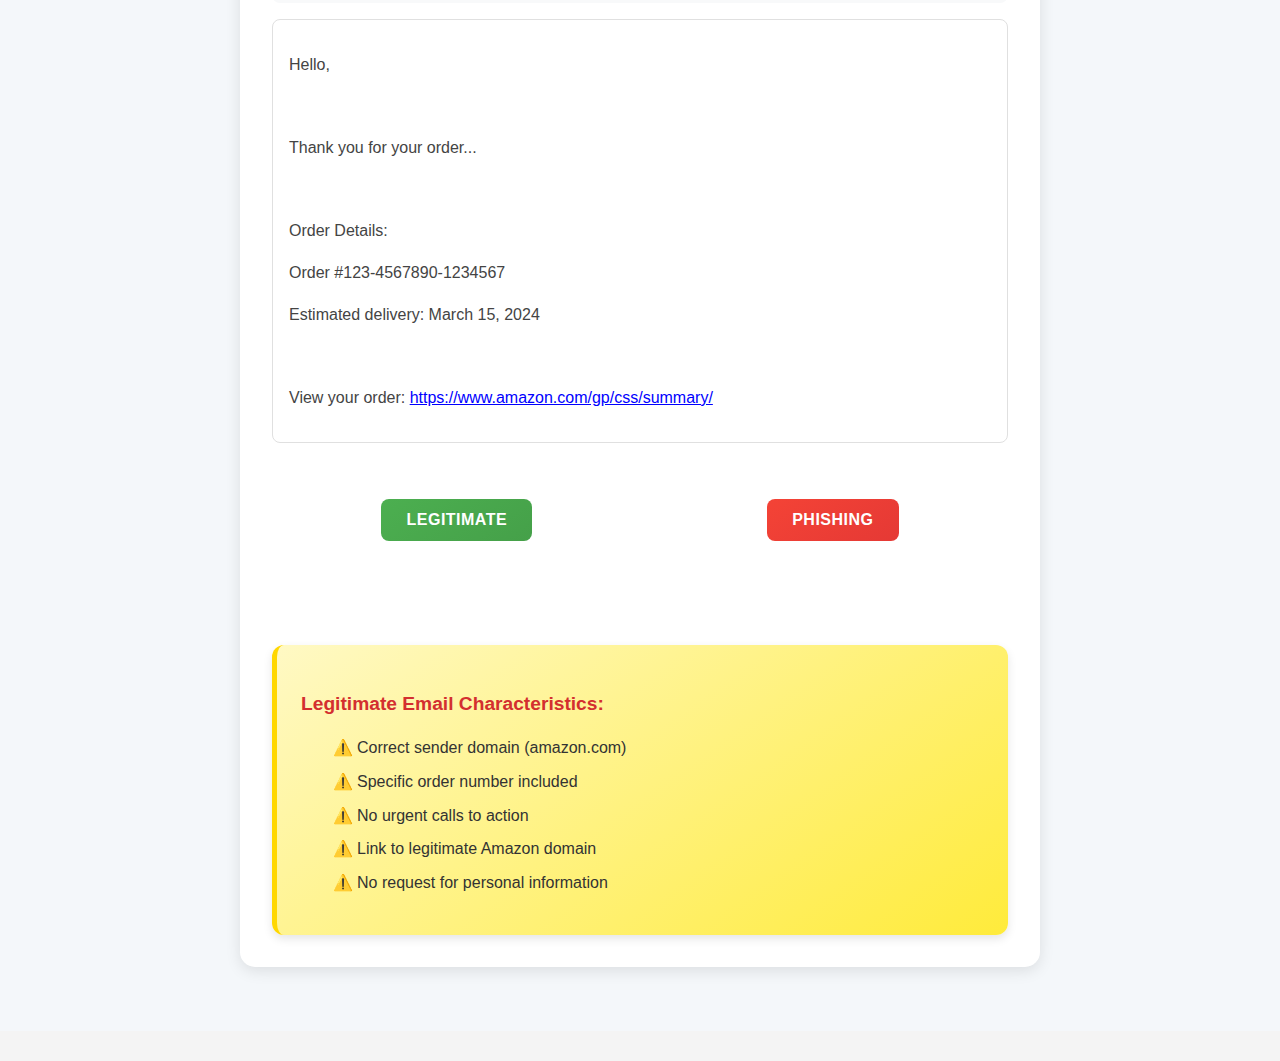
<file: Phishing website/testing.html>
<!DOCTYPE html>
<html lang="en">
<head>
    <meta charset="UTF-8">
    <meta name="viewport" content="width=device-width, initial-scale=1.0">
    <title>CyberShield - Test Your Knowledge</title>
    <link rel="stylesheet" href="testing.css">
    <script src="testing.js"></script>
    <style>
        /* Base styles */
        body {
            font-family: 'Segoe UI', Tahoma, Geneva, Verdana, sans-serif;
            margin: 0;
            padding: 0;
            background-color: #f4f7fa;
            color: #333;
            line-height: 1.6;
        }

        /* Navigation */
        nav {
            background-color: rgba(42, 61, 86, 0.9);
            padding: 1rem;
            position: fixed;
            width: 100%;
            top: 0;
            z-index: 1000;
            transition: background-color 0.3s ease;
        }

        nav:hover {
            background-color: rgba(42, 61, 86, 1);
        }

        nav ul {
            display: flex;
            justify-content: center;
            list-style: none;
            gap: 2rem;
            margin: 0;
            padding: 0;
        }

        nav a {
            color: #fff;
            text-decoration: none;
            font-weight: 500;
            transition: color 0.3s ease;
        }

        nav a:hover {
            color: #4CAF50;
        }

        /* Quiz Container */
        .quiz-section {
            max-width: 800px;
            margin: 80px auto 30px;
            padding: 2rem;
            background: #fff;
            border-radius: 15px;
            box-shadow: 0 4px 6px rgba(0, 0, 0, 0.1);
        }

        h1 {
            color: #2a3d56;
            text-align: center;
            font-size: 2.2em;
            margin-bottom: 2rem;
        }

        .quiz-question {
            background: #f8f9fa;
            padding: 1.5rem;
            border-radius: 10px;
            margin-bottom: 1.5rem;
            border-left: 4px solid #3498db;
        }

        .quiz-options label {
            display: block;
            margin: 10px 0;
            padding: 12px 15px;
            background-color: #fff;
            border: 2px solid #e0e0e0;
            border-radius: 8px;
            cursor: pointer;
            transition: all 0.3s ease;
        }

        .quiz-options label:hover {
            background-color: #f0f7ff;
            border-color: #3498db;
            transform: translateX(5px);
        }

        .quiz-options input[type="radio"] {
            margin-right: 10px;
        }

        button {
            background-color: #3498db;
            color: white;
            padding: 12px 25px;
            border: none;
            border-radius: 8px;
            font-size: 1.1em;
            cursor: pointer;
            transition: all 0.3s ease;
            display: block;
            margin: 2rem auto;
        }

        button:hover {
            background-color: #2980b9;
            transform: translateY(-2px);
            box-shadow: 0 4px 8px rgba(0, 0, 0, 0.2);
        }

        .result {
            text-align: center;
            font-size: 1.2em;
            margin-top: 20px;
            padding: 15px;
            border-radius: 8px;
            display: none;
        }

        .correct {
            color: #2ecc71;
            background-color: #d4edda;
        }

        .incorrect {
            color: #e74c3c;
            background-color: #f8d7da;
        }

        .emoji {
            font-size: 1.5em;
            margin-left: 5px;
        }
    </style>
</head>
<body>
    <nav>
        <ul>
            <li><a href="Index.html">Home</a></li>
            <li><a href="home.html">Cyber Threats</a></li>
            <li><a href="phishingAwareness.html">Phishing Awareness</a></li>
            <li><a href="testing.html">Testing</a></li>
            <li><a href="about.html">About</a></li>
            <li><a href="education.html">Education</a></li>
           
        </ul>
    </nav>

    <div class="quiz-section">
        <h1>Test Your Cybersecurity Knowledge</h1>
        <div class="quiz-container">
            <div class="quiz-question">
                <p>1. Which of the following is a common indicator of a phishing email?</p>
                <div class="quiz-options">
                    <label>
                        <input type="radio" name="q1" value="a"> Urgent request for personal information
                    </label>
                    <label>
                        <input type="radio" name="q1" value="b"> Professional company logo
                    </label>
                    <label>
                        <input type="radio" name="q1" value="c"> Correct spelling throughout
                    </label>
                </div>
            </div>
    
            <div class="quiz-question">
                <p>2. What is the primary target of social engineering attacks?</p>
                <div class="quiz-options">
                    <label>
                        <input type="radio" name="q2" value="a"> Computer hardware
                    </label>
                    <label>
                        <input type="radio" name="q2" value="b"> Human psychology
                    </label>
                    <label>
                        <input type="radio" name="q2" value="c"> Network infrastructure
                    </label>
                </div>
            </div>
    
            <div class="quiz-question">
                <p>3. Which of these is a safe practice to avoid online hacking attempts?</p>
                <div class="quiz-options">
                    <label>
                        <input type="radio" name="q3" value="a"> Using the same password for multiple sites
                    </label>
                    <label>
                        <input type="radio" name="q3" value="b"> Regularly updating software and security patches
                    </label>
                    <label>
                        <input type="radio" name="q3" value="c"> Clicking on pop-up ads from unknown sources
                    </label>
                </div>
            </div>
    
            <div class="quiz-question">
                <p>4. What is 'pharming' in cyber-attacks?</p>
                <div class="quiz-options">
                    <label>
                        <input type="radio" name="q4" value="a"> Redirecting a website's traffic to malicious websites
                    </label>
                    <label>
                        <input type="radio" name="q4" value="b"> Gaining unauthorized access to a device
                    </label>
                    <label>
                        <input type="radio" name="q4" value="c"> Spamming emails with malware attachments
                    </label>
                </div>
            </div>
    
            <button onclick="checkAnswers()">Submit Answers</button>
        </div>
    
        <div id="result" class="result"></div>
    </div>
    
    <script>
        function checkAnswers() {
            const answers = {
                q1: 'a',
                q2: 'b',
                q3: 'b',
                q4: 'a'
            };

            let score = 0;
            let resultDiv = document.getElementById('result');
            resultDiv.style.display = 'block';

            for (let i = 1; i <= 4; i++) {
                const userAnswer = document.querySelector(`input[name="q${i}"]:checked`);
                if (userAnswer) {
                    const label = userAnswer.parentElement;
                    if (userAnswer.value === answers[`q${i}`]) {
                        score++;
                        label.classList.add('correct');
                        label.innerHTML += ' <span class="emoji">✅</span>';
                    } else {
                        label.classList.add('incorrect');
                        label.innerHTML += ' <span class="emoji">❌</span>';
                    }
                }
            }

            let resultText = `You scored ${score}/4 `;
            resultText += score === 4 ? '🏆 Perfect!' : 
                         score >= 2 ? '👍 Good job!' : 
                         '📚 Keep learning!';

            resultDiv.innerHTML = resultText;
            resultDiv.className = `result ${score >= 2 ? 'correct' : 'incorrect'}`;
        }
    </script>
<!-- Phishing Scenarios Section -->
<div class="scenario-container"> <!-- Container for phishing email scenarios -->
    <h2>Phishing Scenarios</h2> <!-- Heading for phishing scenarios section -->
    <p>Analyze these email scenarios and determine if they're legitimate or phishing attempts.</p> <!-- Instructions for the user -->

    <div class="email-scenario" id="scenario1"> <!-- First phishing email scenario -->
        <div class="email-header"> <!-- Header of the email scenario -->
            <div class="email-field">From: paypal-security@paypa1.com</div> <!-- Email sender -->
            <div class="email-field">To: customer@email.com</div> <!-- Email recipient -->
            <div class="email-field">Subject: Urgent: Your PayPal Account Has Been Limited</div> <!-- Email subject -->
        </div>
        <div class="email-body"> <!-- Body of the email -->
            <p>Dear Valued Customer,</p>
            <br>
            <p>We've noticed some unusual activity on your PayPal account...</p>
            <br>
            <p>Click here to verify your account immediately: <span style="color: blue; text-decoration: underline;">http://paypa1-secure.com/verify</span></p> <!-- Phishing link -->
            <br>
            <p>If you don't verify within 24 hours...</p>
            <br>
            <p>PayPal Security Team</p>
        </div>
        <div class="scenario-buttons"> <!-- Buttons for user to determine if the email is legitimate or phishing -->
            <button class="button-legitimate" onclick="checkScenario(1, false)">Legitimate</button> <!-- Button for Legitimate -->
            <button class="button-phishing" onclick="checkScenario(1, true)">Phishing</button> <!-- Button for Phishing -->
        </div>
        <div class="feedback" id="feedback1"></div> <!-- Feedback container for this scenario -->
        <div class="warning-signs" id="warnings1"> <!-- Warning signs container for phishing email -->
            <h3>Warning Signs:</h3> <!-- Title for warning signs -->
            <ul> <!-- List of warning signs -->
                <li>Suspicious sender email (paypa1.com instead of paypal.com)</li>
                <li>Creates urgency with threat of account limitation</li>
                <li>Suspicious link domain (paypa1-secure.com)</li>
                <li>Generic greeting ("Valued Customer")</li>
            </ul>
        </div>
    </div>

    <div class="email-scenario" id="scenario2"> <!-- Second phishing email scenario -->
        <div class="email-header"> <!-- Header of the email scenario -->
            <div class="email-field">From: notifications@amazon.com</div> <!-- Email sender -->
            <div class="email-field">To: customer@email.com</div> <!-- Email recipient -->
            <div class="email-field">Subject: Your Amazon Order #123-4567890-1234567</div> <!-- Email subject -->
        </div>
        <div class="email-body"> <!-- Body of the email -->
            <p>Hello,</p>
            <br>
            <p>Thank you for your order...</p>
            <br>
            <p>Order Details:</p>
            <p>Order #123-4567890-1234567</p>
            <p>Estimated delivery: March 15, 2024</p>
            <br>
            <p>View your order: <span style="color: blue; text-decoration: underline;">https://www.amazon.com/gp/css/summary/</span></p> <!-- Legitimate link -->
        </div>
        <div class="scenario-buttons"> <!-- Buttons for user to determine if the email is legitimate or phishing -->
            <button class="button-legitimate" onclick="checkScenario(2, true)">Legitimate</button> <!-- Button for Legitimate -->
            <button class="button-phishing" onclick="checkScenario(2, false)">Phishing</button> <!-- Button for Phishing -->
        </div>
        <div class="feedback" id="feedback2"></div> <!-- Feedback container for this scenario -->
        <div class="warning-signs" id="warnings2"> <!-- Characteristics of legitimate email -->
            <h3>Legitimate Email Characteristics:</h3> <!-- Title for characteristics -->
            <ul> <!-- List of characteristics -->
                <li>Correct sender domain (amazon.com)</li>
                <li>Specific order number included</li>
                <li>No urgent calls to action</li>
                <li>Link to legitimate Amazon domain</li>
                <li>No request for personal information</li>
            </ul>
        </div>
    </div>
</div>
</div>
</body>
</html>
</file>
<file: Phishing website/education.css>
* {
    margin: 0;
    padding: 0;
    box-sizing: border-box;
    font-family: 'Segoe UI', Tahoma, Geneva, Verdana, sans-serif;
}

body {
    background-color: #f0f2f5;
    color: #1a1a1a;
    line-height: 1.6;
}

a{
    text-decoration: none;
}
header{
    width: 1140px;
    max-width: 80%;
    margin: auto;
    height: 50px;
    display: flex;
    align-items: center;
    position: relative;
    z-index: 100;
}
header a{
    color: #eee;
    margin-right: 40px;
}

.container {
    max-width: 1200px;
    margin: 0 auto;
    padding: 2rem;
}

header {
    background: linear-gradient(135deg, #1e3c72 100%, #2a5298 100%);
    color: white;
    padding: 4rem 0;
    text-align: center;
}

.threat-card {
    background: white;
    border-radius: 15px;
    padding: 2rem;
    margin: 2rem 0;
    box-shadow: 0 4px 6px rgba(0, 0, 0, 0.1);
    transition: transform 0.3s ease;
}

.threat-card:hover {
    transform: translateY(-5px);
}

.threat-header {
    display: flex;
    align-items: center;
    margin-bottom: 1.5rem;
}

.threat-icon {
    width: 50px;
    height: 50px;
    margin-right: 1rem;
    padding: 10px;
    border-radius: 10px;
}

.example-box {
    background: #f8f9fa;
    border-left: 4px solid #2a5298;
    padding: 1.5rem;
    margin: 1rem 0;
    border-radius: 0 10px 10px 0;
}

.warning-signs {
    background: #fff3cd;
    padding: 1.5rem;
    border-radius: 10px;
    margin: 1rem 0;
}

.prevention-tips {
    background: #d1e7dd;
    padding: 1.5rem;
    border-radius: 10px;
    margin: 1rem 0;
}

.image-container {
    background: #f8f9fa;
    padding: 1rem;
    border-radius: 10px;
    margin: 1.5rem 0;
    text-align: center;
}

.example-image {
    max-width: 100%;
    height: auto;
    border-radius: 8px;
}

h1 {
    font-size: 2.5rem;
    margin-bottom: 1rem;
}

h2 {
    font-size: 1.8rem;
    color: #2a5298;
    margin-bottom: 1rem;
}

h3 {
    font-size: 1.4rem;
    margin: 1rem 0;
}

ul {
    list-style-type: none;
    padding-left: 1.5rem;
}

li {
    margin: 0.5rem 0;
    position: relative;
}

li::before {
    content: "→";
    color: #2a5298;
    position: absolute;
    left: -1.5rem;
}

.stat-grid {
    display: grid;
    grid-template-columns: repeat(auto-fit, minmax(250px, 1fr));
    gap: 1.5rem;
    margin: 2rem 0;
}

.stat-box {
    background: white;
    padding: 1.5rem;
    border-radius: 10px;
    text-align: center;
    box-shadow: 0 2px 4px rgba(0, 0, 0, 0.1);
}

.stat-number {
    font-size: 2rem;
    font-weight: bold;
    color: #2a5298;
}

.timeline {
    position: relative;
    padding: 2rem 0;
}

.timeline::before {
    content: '';
    position: absolute;
    left: 50%;
    top: 0;
    bottom: 0;
    width: 2px;
    background: #2a5298;
}
.example-box {
    background: #f7f9fc;
    padding: 1.5rem;
    border-left: 4px solid #3498db;
    margin: 1rem 0;
    border-radius: 0 5px 5px 0;
}

.warning-box {
    background: #fff3cd;
    padding: 1.5rem;
    border-left: 4px solid #ffc107;
    margin: 1rem 0;
    border-radius: 0 5px 5px 0;
}

.impact-box {
    background: #f8d7da;
    padding: 1.5rem;
    border-left: 4px solid #dc3545;
    margin: 1rem 0;
    border-radius: 0 5px 5px 0;
}

.prevention-box {
    background: #d1e7dd;
    padding: 1.5rem;
    border-left: 4px solid #198754;
    margin: 1rem 0;
    border-radius: 0 5px 5px 0;
}

ul {
    list-style-type: none;
    padding-left: 1.5rem;
}

ul li {
    margin-bottom: 0.5rem;
    position: relative;
}

ul li::before {
    content: "→";
    color: #3498db;
    position: absolute;
    left: -1.5rem;
}

.image-container {
    background: #f8f9fa;
    padding: 1rem;
    border-radius: 10px;
    margin: 1.5rem 0;
    text-align: center;
}

.example-image {
    max-width: 100%;
    height: auto;
    border-radius: 8px;
}

/* Add new navbar styles */
nav {
    background-color: #328ad1;
    padding: 1rem;
    position: fixed;
    width: 100%;
    top: 0;
    z-index: 1000;
    box-shadow: 0 2px 10px rgba(0, 0, 0, 0.1);
}

nav ul {
    display: flex;
    justify-content: center;
    align-items: center;
    gap: 2rem;
    list-style: none;
    padding: 0;
    margin: 0;
}

nav ul li a {
    color: #fff;
    text-decoration: none;
    padding: 0.8rem 1.2rem;
    border-radius: 5px;
    transition: all 0.3s ease;
    font-weight: 500;
}

nav ul li a:hover {
    background-color: rgba(255, 255, 255, 0.1);
    color: #000;
    transform: translateY(-2px);
}

/* Adjust header to account for fixed navbar */
header {
    margin-top: 60px;
    background: linear-gradient(135deg, #328ad1 100%, #328ad1 100%);
    color: white;
    padding: 4rem 0;
    text-align: center;
}
</file>
<file: Phishing website/style.css>
@import url('https://fonts.googleapis.com/css2?family=Poppins:ital,wght@0,100;0,200;0,300;0,400;0,500;0,600;0,700;0,800;0,900;1,100;1,200;1,300;1,400;1,500;1,600;1,700;1,800;1,900&display=swap');
body{
    margin: 0;
    background-color: #000;
    color: #eee;
    font-family: Poppins;
    font-size: 12px;
}
a{
    text-decoration: none;
}
header{
    width: 1140px;
    max-width: 80%;
    margin: auto;
    height: 50px;
    display: flex;
    align-items: center;
    position: relative;
    z-index: 100;
}
header a{
    color: #eee;
    margin-right: 40px;
}
/* Ransomware Attack */
.Ransomware{
    height: 100vh;
    margin-top: -50px;
    width: 100vw;
    overflow: hidden;
    position: relative;
}
.Ransomware .list .item{
    width: 100%;
    height: 100%;
    position: absolute;
    inset: 0 0 0 0;
}
.Ransomware .list .item img{
    width: 100%;
    height: 100%;
    object-fit: cover;
}
.Ransomware .list .item .content{
    position: absolute;
    top: 20%;
    width: 1140px;
    max-width: 80%;
    left: 50%;
    transform: translateX(-50%);
    padding-right: 30%;
    box-sizing: border-box;
    color: #fff;
    text-shadow: 0 5px 10px #0004;
}
.Ransomware .list .item .content .des{
    font-size: medium;
}
.Ransomware .list .item .title,
.Ransomware .list .item .topic{
    font-size: 5em;
    font-weight: bold;
    line-height: 1.3em;
}
.Ransomware .list .item .topic{
    color: #f1683a;
}
/* Basic button styles */
.Ransomware .list .item .buttons button {
    background-color: #3498db; /*Button background color */
    color: white; /* Text color */
    font-size: 16px; /* Font size */
    padding: 10px 20px; /* Padding for the button */
    border: none; /* Remove border */
    border-radius: 5px; /* Rounded corners */
    cursor: pointer; /* Pointer cursor on hover */
    transition: all 0.3s ease; /* Smooth transition for all properties */
    outline: none; /* Remove outline on focus */
}

/* Hover effect */
.Ransomware .list .item .buttons button:hover {
    background-color: #aad5f1; /* Darker background on hover */
    transform: scale(1.1); /* Slightly enlarge the button */
    box-shadow: 0 4px 10px rgba(0, 0, 0, 0.2); /* Add shadow effect */
}

/* Focus effect */
.Ransomware .list .item .buttons button:focus {
    outline: 3px solid #2ecc71; /* Green outline on focus */
}
 
*/
.Ransomware .list .item .buttons button:nth-child(2){
    background-color: transparent;
    border: 1px solid #fff;
    color: #eee;
}
/* thumbail */
.thumbnail{
    position: absolute;
    bottom: 50px;
    left: 50%;
    width: max-content;
    z-index: 100;
    display: flex;
    gap: 20px;
}
.thumbnail .item{
    width: 150px;
    height: 220px;
    flex-shrink: 0;
    position: relative;
}
.thumbnail .item img{
    width: 100%;
    height: 100%;
    object-fit: cover;
    border-radius: 20px;
}
.thumbnail .item .content{
    color: #fff;
    position: absolute;
    bottom: 10px;
    left: 10px;
    right: 10px;
}
.thumbnail .item .content .title{
    font-weight: 500;
}
.thumbnail .item .content .description{
    font-weight: 300;
}
/* arrows */
.arrows{
    position: absolute;
    top: 80%;
    right: 52%;
    z-index: 100;
    width: 300px;
    max-width: 30%;
    display: flex;
    gap: 10px;
    align-items: center;
}
.arrows button{
    width: 40px;
    height: 40px;
    border-radius: 50%;
    background-color: #eee4;
    border: none;
    color: #fff;
    font-family: monospace;
    font-weight: bold;
    transition: .5s;
}
.arrows button:hover{
    background-color: #fff;
    color: #000;
}

/* animation */
.Ransomware .list .item:nth-child(1){
    z-index: 1;
}

/* animation text in first item */

.Ransomware .list .item:nth-child(1) .content .author,
.Ransomware .list .item:nth-child(1) .content .title,
.Ransomware .list .item:nth-child(1) .content .topic,
.Ransomware .list .item:nth-child(1) .content .des,
.Ransomware .list .item:nth-child(1) .content .buttons
{
    transform: translateY(50px);
    filter: blur(20px);
    opacity: 0;
    animation: showContent .5s 1s linear 1 forwards;
}
@keyframes showContent{
    to{
        transform: translateY(0px);
        filter: blur(0px);
        opacity: 1;
    }
}
.Ransomware .list .item:nth-child(1) .content .title{
    animation-delay: 1.2s!important;
}
.Ransomware .list .item:nth-child(1) .content .topic{
    animation-delay: 1.4s!important;
}
.Ransomware .list .item:nth-child(1) .content .des{
    animation-delay: 1.6s!important;
}
.Ransomware .list .item:nth-child(1) .content .buttons{
    animation-delay: 1.8s!important;
}
/* create animation when next click */
.Ransomware.next .list .item:nth-child(1) img{
    width: 150px;
    height: 220px;
    position: absolute;
    bottom: 50px;
    left: 50%;
    border-radius: 30px;
    animation: showImage .5s linear 1 forwards;
}
@keyframes showImage{
    to{
        bottom: 0;
        left: 0;
        width: 100%;
        height: 100%;
        border-radius: 0;
    }
}

.Ransomware.next .thumbnail .item:nth-last-child(1){
    overflow: hidden;
    animation: showThumbnail .5s linear 1 forwards;
}
.Ransomware.prev .list .item img{
    z-index: 100;
}
@keyframes showThumbnail{
    from{
        width: 0;
        opacity: 0;
    }
}
.Ransomware.next .thumbnail{
    animation: effectNext .5s linear 1 forwards;
}

@keyframes effectNext{
    from{
        transform: translateX(150px);
    }
}

/* running time */

.Ransomware .time{
    position: absolute;
    z-index: 1000;
    width: 0%;
    height: 3px;
    background-color: #f1683a;
    left: 0;
    top: 0;
}

.Ransomware.next .time,
.Ransomware.prev .time{
    animation: runningTime 3s linear 1 forwards;
}
@keyframes runningTime{
    from{ width: 100%}
    to{width: 0}
}


/* prev click */

.Ransomware.prev .list .item:nth-child(2){
    z-index: 2;
}

.Ransomware.prev .list .item:nth-child(2) img{
    animation: outFrame 0.5s linear 1 forwards;
    position: absolute;
    bottom: 0;
    left: 0;
}
@keyframes outFrame{
    to{
        width: 150px;
        height: 220px;
        bottom: 50px;
        left: 50%;
        border-radius: 20px;
    }
}

.Ransomware.prev .thumbnail .item:nth-child(1){
    overflow: hidden;
    opacity: 0;
    animation: showThumbnail .5s linear 1 forwards;
}
.Ransomware.next .arrows button,
.Ransomware.prev .arrows button{
    pointer-events: none;
}
.Ransomware.prev .list .item:nth-child(2) .content .author,
.Ransomware.prev .list .item:nth-child(2) .content .title,
.Ransomware.prev .list .item:nth-child(2) .content .topic,
.Ransomware.prev .list .item:nth-child(2) .content .des,
.Ransomware.prev .list .item:nth-child(2) .content .buttons
{
    animation: contentOut 1.5s linear 1 forwards!important;
}

@keyframes contentOut{
    to{
        transform: translateY(-150px);
        filter: blur(20px);
        opacity: 0;
    }
}
@media screen and (max-width: 678px) {
    .Ransomware .list .item .content{
        padding-right: 0;
    }
    .Ransomware .list .item .content .title{
        font-size: 30px;
    }
}
</file>
<file: Phishing website/testing.css>
/* General Styles */
body, html {
    margin: 0; /* Remove default margin */
    padding: 0; /* Remove default padding */
    font-family: Arial, sans-serif; /* Set default font to Arial */
    line-height: 1.6; /* Set line height for better readability */
    background-color: #f4f4f4; /* Set a light background color for the page */
    color: #333; /* Set a dark gray color for text */
}

ul {
    list-style: none; /* Remove default list styling (bullets) */
    padding: 0; /* Remove padding */
}

a {
    text-decoration: none; /* Remove underline from links */
    color: inherit; /* Inherit color from parent elements */
}

h1, h2 {
    color: #2a3d56; /* Set a blue-gray color for h1 and h2 headings */
}

h3 {
    color: #333; /* Set a darker color for h3 headings */
}

/* Background */
.background {
    background-color: #e7e7e7; /* Set a light gray background for the body */
}

/* Navigation Bar - Enhanced */
nav {
    background-color: rgba(42, 61, 86, 0.9); /* Semi-transparent background */
    padding: 1rem;
    position: fixed; /* Fixed position at top */
    width: 100%;
    top: 0;
    z-index: 1000;
    transition: all 0.3s ease;
    box-shadow: 0 2px 10px rgba(0, 0, 0, 0.1);
}

nav:hover {
    background-color: rgba(42, 61, 86, 1);
}

nav ul {
    display: flex; /* Use flexbox to layout the navigation items horizontally */
    justify-content: center; /* Center the navigation items */
    gap: 1rem; /* Add spacing between navigation items */
}

nav ul li {
    margin: 0; /* Remove margin from navigation list items */
}

nav ul li a {
    color: #fff;
    padding: 0.8rem 1.2rem;
    font-weight: 500;
    border-radius: 5px;
    transition: all 0.3s ease;
}

nav ul li a:hover {
    color: #4CAF50;
    background-color: rgba(255, 255, 255, 0.1);
    transform: translateY(-2px);
}

/* Sections */
.section {
    padding: 2rem; /* Add padding inside sections */
    max-width: 1200px; /* Set a maximum width for content */
    margin: 0 auto; /* Center the section on the page */
    background-color: #fff; /* Set a white background color for the section */
    margin-bottom: 2rem; /* Add space below each section */
    box-shadow: 0 2px 5px rgba(0, 0, 0, 0.1); /* Add a subtle shadow for a lifted effect */
}

.threat-card, .education-section, .quiz-container, .email-scenario {
    margin-bottom: 1.5rem; /* Add space between individual cards */
    padding: 1.5rem; /* Add padding inside the cards */
    background-color: #fafafa; /* Set a light gray background color for the cards */
    border-radius: 8px; /* Round the corners of the cards */
    box-shadow: 0 2px 5px rgba(0, 0, 0, 0.1); /* Add a subtle shadow for a lifted effect */
}

.threat-card h2, .education-section h2 {
    font-size: 1.5rem; /* Set a larger font size for subheadings inside the cards */
    margin-bottom: 1rem; /* Add space below the subheadings */
}

/* Buttons */
button {
    padding: 0.5rem 1rem; /* Add padding inside buttons */
    font-size: 1rem; /* Set the font size of the button text */
    background-color: #2a3d56; /* Set a dark blue-gray background color for buttons */
    color: #fff; /* Set white color for the button text */
    border: none; /* Remove default button border */
    border-radius: 5px; /* Round the corners of the button */
    cursor: pointer; /* Change the cursor to a pointer on hover */
    transition: background-color 0.3s ease; /* Smooth transition effect for background color */
}

button:hover {
    background-color: #1a2b3a; /* Darken button background color when hovered over */
}

button:disabled {
    background-color: #ccc; /* Change the background to gray when button is disabled */
    cursor: not-allowed; /* Change the cursor to show the button is disabled */
}

.button-legitimate {
    background-color: #4CAF50; /* Set a green background color for legitimate buttons */
}

.button-phishing {
    background-color: #f44336; /* Set a red background color for phishing buttons */
}

button.button-legitimate:hover {
    background-color: #45a049; /* Darken green button when hovered over */
}

button.button-phishing:hover {
    background-color: #e53935; /* Darken red button when hovered over */
}

/* Quiz Options */
.quiz-options label {
    display: block; /* Display each quiz option on a new line */
    margin-bottom: 0.5rem; /* Add space below each option */
}

.quiz-options input[type="radio"] {
    margin-right: 0.5rem; /* Add space between the radio button and label */
}

/* Feedback and Scenario */
.feedback {
    margin-top: 1rem; /* Add space above the feedback text */
    font-size: 1.1rem; /* Slightly increase font size for feedback */
    font-weight: bold; /* Make the feedback text bold */
}

.warning-signs {
    margin-top: 1rem; /* Add space above the warning signs section */
    font-size: 1rem; /* Set font size for the warning signs */
    background-color: #ffeb3b; /* Set a yellow background color for the warning signs */
    padding: 1rem; /* Add padding inside the warning signs box */
    border-radius: 8px; /* Round the corners of the warning signs box */
    box-shadow: 0 2px 5px rgba(0, 0, 0, 0.1); /* Add a subtle shadow for the warning box */
}

.warning-signs ul {
    margin-left: 2rem; /* Indent the list items inside the warning signs box */
}

/* Scenario Styles */
.email-scenario {
    margin-bottom: 2rem; /* Add space below each email scenario */
}

.email-header {
    font-size: 0.9rem; /* Set smaller font size for the email header */
    color: #555; /* Set a medium gray color for the email header */
}

.email-field {
    margin-bottom: 0.5rem; /* Add space below each email field (From, To, Subject) */
}

.email-body {
    font-size: 1rem; /* Set a standard font size for the body of the email */
    color: #444; /* Set a dark gray color for the email body */
}

.email-body p {
    margin-bottom: 1rem; /* Add space between paragraphs in the email body */
}

.email-body a {
    color: #2196F3; /* Set a blue color for links inside the email body */
    text-decoration: underline; /* Underline the links */
}

/* Footer Section (if any) */
footer {
    background-color: #2a3d56; /* Set a dark blue-gray background for the footer */
    color: #fff; /* Set white text color for the footer */
    padding: 1rem; /* Add padding inside the footer */
    text-align: center; /* Center-align the footer text */
}

footer a {
    color: #fff; /* Set white color for footer links */
}

footer a:hover {
    text-decoration: underline; /* Underline footer links when hovered over */
}

/* Scenario Container Styling */
.scenario-container {
    max-width: 800px;
    margin: 80px auto 30px;
    padding: 2rem;
}

.email-scenario {
    background: #fff;
    border-radius: 15px;
    padding: 2rem;
    margin-bottom: 2rem;
    box-shadow: 0 4px 15px rgba(0, 0, 0, 0.1);
    transition: transform 0.3s ease;
}

.email-scenario:hover {
    transform: translateY(-5px);
}

/* Enhanced Button Styling */
.scenario-buttons {
    display: flex;
    gap: 1rem;
    margin-top: 1.5rem;
}

.button-legitimate, .button-phishing {
    padding: 12px 25px;
    font-size: 1rem;
    font-weight: 600;
    border-radius: 8px;
    border: none;
    cursor: pointer;
    transition: all 0.3s ease;
    text-transform: uppercase;
    letter-spacing: 0.5px;
    position: relative;
    overflow: hidden;
}

.button-legitimate {
    background: linear-gradient(145deg, #4CAF50, #45a049);
    color: white;
}

.button-phishing {
    background: linear-gradient(145deg, #f44336, #e53935);
    color: white;
}

.button-legitimate:hover, .button-phishing:hover {
    transform: translateY(-3px);
    box-shadow: 0 5px 15px rgba(0, 0, 0, 0.2);
}

.button-legitimate:active, .button-phishing:active {
    transform: translateY(1px);
}

/* Warning Signs Enhancement */
.warning-signs {
    background: linear-gradient(145deg, #fff9c4, #ffeb3b);
    border-radius: 12px;
    padding: 1.5rem;
    margin-top: 1.5rem;
    box-shadow: 0 4px 10px rgba(0, 0, 0, 0.1);
    border-left: 5px solid #ffd700;
}

.warning-signs h3 {
    color: #d32f2f;
    margin-bottom: 1rem;
    font-size: 1.2rem;
}

.warning-signs ul li {
    margin-bottom: 0.5rem;
    position: relative;
    padding-left: 1.5rem;
}

.warning-signs ul li::before {
    content: "⚠️";
    position: absolute;
    left: 0;
    top: 0;
}

/* Email Styling Enhancement */
.email-header {
    background-color: #f8f9fa;
    padding: 1rem;
    border-radius: 8px;
    margin-bottom: 1rem;
}

.email-field {
    font-family: 'Courier New', monospace;
    color: #555;
    margin-bottom: 0.5rem;
}

.email-body {
    padding: 1rem;
    background-color: #ffffff;
    border-radius: 8px;
    border: 1px solid #e0e0e0;
}

/* Feedback Enhancement */
.feedback {
    padding: 1rem;
    margin-top: 1rem;
    border-radius: 8px;
    text-align: center;
    font-weight: 600;
    transition: all 0.3s ease;
}

.feedback.correct {
    background-color: #c8e6c9;
    color: #2e7d32;
}

.feedback.incorrect {
    background-color: #ffcdd2;
    color: #c62828;
}
</file>
<file: Phishing website/about.css>
/* Reset and Base Styles */
* {
    margin: 0;
    padding: 0;
    box-sizing: border-box;
}

body {
    font-family: 'Segoe UI', Tahoma, Geneva, Verdana, sans-serif;
    line-height: 1.6;
    color: #333;
    background-color: #f4f4f4;
}

/* Navigation */
nav {
    background-color: transparent;
    padding: 1rem;
    position: fixed;
    width: 100%;
    top: 0;
    z-index: 1000;
    transition: background-color 0.3s ease;
}

nav:hover {
    background-color: rgba(42, 61, 86, 0.3); /* Semi-transparent on hover */
}

nav ul {
    display: flex;
    justify-content: center;
    list-style: none;
    gap: 2rem;
}

nav a {
    color: #fff;
    text-decoration: none;
    font-weight: 500;
    transition: color 0.3s ease;
}

nav a:hover {
    color: #4CAF50;
}

.hero {
    height: 60vh;
    background-image: linear-gradient(rgba(0, 0, 0, 0.7), rgba(0, 0, 0, 0.7)),
        url('image/image2.png');
    background-size: cover;
    background-position: center;
    display: flex;
    align-items: center;
    justify-content: center;
    text-align: center;
    color: #fff;
}

.hero-content {
    padding: 2rem;
}

.hero h1 {
    font-size: 3.5rem;
    margin-bottom: 1rem;
    text-shadow: 2px 2px 4px rgba(0, 0, 0, 0.5);
}

.hero .tagline {
    font-size: 1.5rem;
    opacity: 0.9;
}

/* Container */
.container {
    max-width: 1200px;
    margin: 0 auto;
    padding: 0 2rem;
}

/* About Section */
.about-section {
    padding: 5rem 0;
    background-color: #fff;
}

.about-section h2 {
    text-align: center;
    color: #2a3d56;
    margin-bottom: 3rem;
    font-size: 2.5rem;
}

.about-content {
    max-width: 800px;
    margin: 0 auto;
}

.about-text p {
    margin-bottom: 1.5rem;
    font-size: 1.1rem;
}

/* Values Section */
.values {
    padding: 5rem 0;
    background-color: #f9f9f9;
}

.values h2 {
    text-align: center;
    color: #2a3d56;
    margin-bottom: 3rem;
    font-size: 2.5rem;
}

.values-grid {
    display: grid;
    grid-template-columns: repeat(auto-fit, minmax(250px, 1fr));
    gap: 2rem;
}

.value-card {
    background-color: #fff;
    padding: 2rem;
    border-radius: 10px;
    box-shadow: 0 4px 6px rgba(0, 0, 0, 0.1);
    transition: transform 0.3s ease;
}

.value-card:hover {
    transform: translateY(-5px);
}

.value-card h3 {
    color: #2a3d56;
    margin-bottom: 1rem;
}

/* Team Section */
.team {
    padding: 5rem 0;
    background-color: #fff;
}

.team h2 {
    text-align: center;
    color: #2a3d56;
    margin-bottom: 3rem;
    font-size: 2.5rem;
}

.commitment-content {
    max-width: 800px;
    margin: 0 auto;
}

.commitment-content p {
    margin-bottom: 1.5rem;
    font-size: 1.1rem;
}

.commitment-content ul {
    list-style: none;
    margin-left: 1rem;
}

.commitment-content ul li {
    margin-bottom: 1rem;
    padding-left: 1.5rem;
    position: relative;
}

.commitment-content ul li::before {
    content: "→";
    position: absolute;
    left: 0;
    color: #4CAF50;
}

/* Footer */
footer {
    background-color: #2a3d56;
    color: #fff;
    padding: 2rem 0;
    text-align: center;
}

/* Responsive Design */
@media (max-width: 768px) {
    nav ul {
        flex-direction: column;
        text-align: center;
    }

    .hero h1 {
        font-size: 2.5rem;
    }

    .hero .tagline {
        font-size: 1.2rem;
    }

    .about-text {
        padding: 0 1rem;
    }
}
</file>
